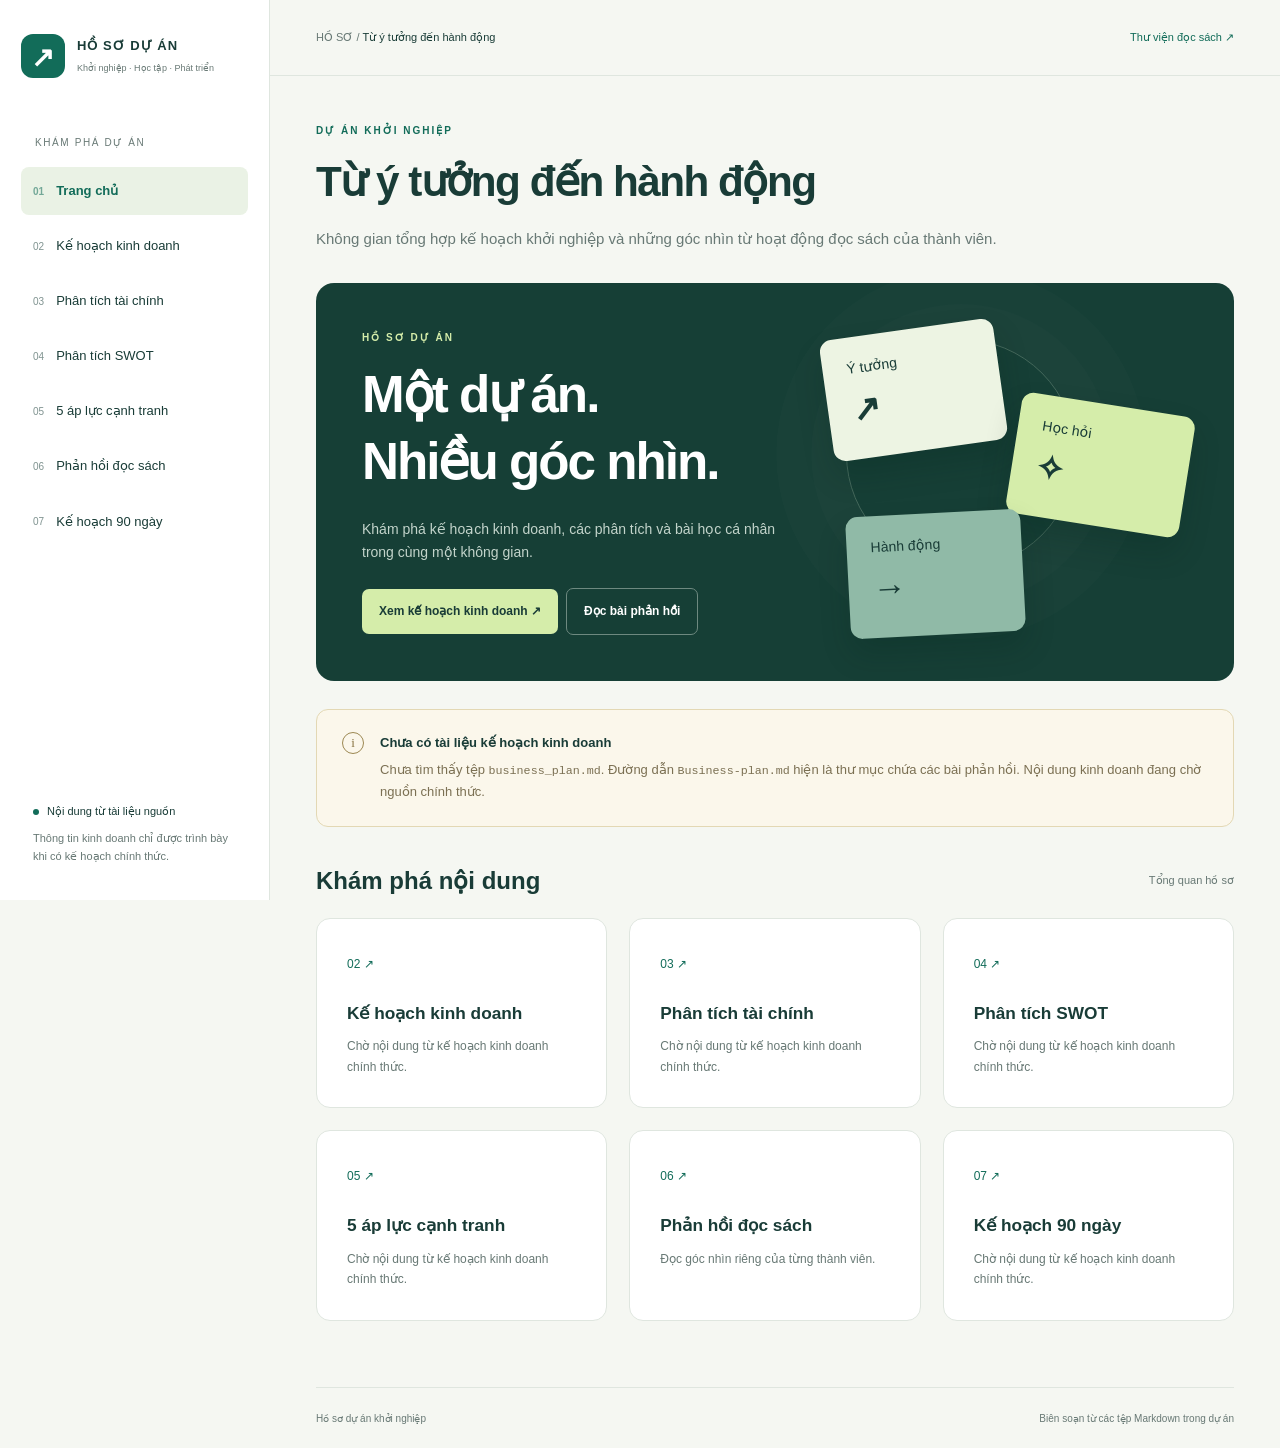
<file: index.html>
<!doctype html>
<html lang="vi"><head><meta charset="utf-8"><meta name="viewport" content="width=device-width,initial-scale=1"><meta name="description" content="Không gian tổng hợp kế hoạch khởi nghiệp và những góc nhìn từ hoạt động đọc sách của thành viên."><title>Từ ý tưởng đến hành động | Hồ sơ dự án</title><link rel="stylesheet" href="style.css"></head><body><a class="skip" href="#main">Đến nội dung</a><aside class="sidebar"><a class="brand" href="index.html"><span class="brand-icon">↗</span><span>HỒ SƠ DỰ ÁN<small>Khởi nghiệp · Học tập · Phát triển</small></span></a><div class="nav-label">KHÁM PHÁ DỰ ÁN</div><nav aria-label="Điều hướng chính"><a href="index.html" aria-current="page"><span class="nav-number">01</span>Trang chủ</a><a href="business-plan.html" ><span class="nav-number">02</span>Kế hoạch kinh doanh</a><a href="financial-analysis.html" ><span class="nav-number">03</span>Phân tích tài chính</a><a href="swot.html" ><span class="nav-number">04</span>Phân tích SWOT</a><a href="five-forces.html" ><span class="nav-number">05</span>5 áp lực cạnh tranh</a><a href="reflections.html" ><span class="nav-number">06</span>Phản hồi đọc sách</a><a href="action-plan.html" ><span class="nav-number">07</span>Kế hoạch 90 ngày</a></nav><div class="sidebar-note"><span class="dot"></span> Nội dung từ tài liệu nguồn<p>Thông tin kinh doanh chỉ được trình bày khi có kế hoạch chính thức.</p></div></aside><div class="workspace"><header class="topbar"><span>HỒ SƠ / <strong>Từ ý tưởng đến hành động</strong></span><a href="reflections.html">Thư viện đọc sách ↗</a></header><main id="main"><div class="page-heading"><span class="eyebrow">DỰ ÁN KHỞI NGHIỆP</span><h1>Từ ý tưởng đến hành động</h1><p>Không gian tổng hợp kế hoạch khởi nghiệp và những góc nhìn từ hoạt động đọc sách của thành viên.</p></div><section class="hero"><div><span class="eyebrow">HỒ SƠ DỰ ÁN</span><h2>Một dự án.<br>Nhiều góc nhìn.</h2><p>Khám phá kế hoạch kinh doanh, các phân tích và bài học cá nhân trong cùng một không gian.</p><a class="button" href="business-plan.html">Xem kế hoạch kinh doanh ↗</a><a class="button secondary" href="reflections.html">Đọc bài phản hồi</a></div><div class="hero-art" aria-hidden="true"><div class="orbit"></div><div class="art-tile tile-one">Ý tưởng <b>↗</b></div><div class="art-tile tile-two">Học hỏi <b>✧</b></div><div class="art-tile tile-three">Hành động <b>→</b></div></div></section><div class="notice"><span class="notice-icon">i</span><div><strong>Chưa có tài liệu kế hoạch kinh doanh</strong><p>Chưa tìm thấy tệp <code>business_plan.md</code>. Đường dẫn <code>Business-plan.md</code> hiện là thư mục chứa các bài phản hồi. Nội dung kinh doanh đang chờ nguồn chính thức.</p></div></div><div class="section-title"><h2>Khám phá nội dung</h2><span>Tổng quan hồ sơ</span></div><div class="grid three"><a class="card destination" href="business-plan.html"><span class="card-index">02 ↗</span><h3>Kế hoạch kinh doanh</h3><p>Chờ nội dung từ kế hoạch kinh doanh chính thức.</p></a><a class="card destination" href="financial-analysis.html"><span class="card-index">03 ↗</span><h3>Phân tích tài chính</h3><p>Chờ nội dung từ kế hoạch kinh doanh chính thức.</p></a><a class="card destination" href="swot.html"><span class="card-index">04 ↗</span><h3>Phân tích SWOT</h3><p>Chờ nội dung từ kế hoạch kinh doanh chính thức.</p></a><a class="card destination" href="five-forces.html"><span class="card-index">05 ↗</span><h3>5 áp lực cạnh tranh</h3><p>Chờ nội dung từ kế hoạch kinh doanh chính thức.</p></a><a class="card destination" href="reflections.html"><span class="card-index">06 ↗</span><h3>Phản hồi đọc sách</h3><p>Đọc góc nhìn riêng của từng thành viên.</p></a><a class="card destination" href="action-plan.html"><span class="card-index">07 ↗</span><h3>Kế hoạch 90 ngày</h3><p>Chờ nội dung từ kế hoạch kinh doanh chính thức.</p></a></div></main><footer>Hồ sơ dự án khởi nghiệp <span>Biên soạn từ các tệp Markdown trong dự án</span></footer></div></body></html>
</file>
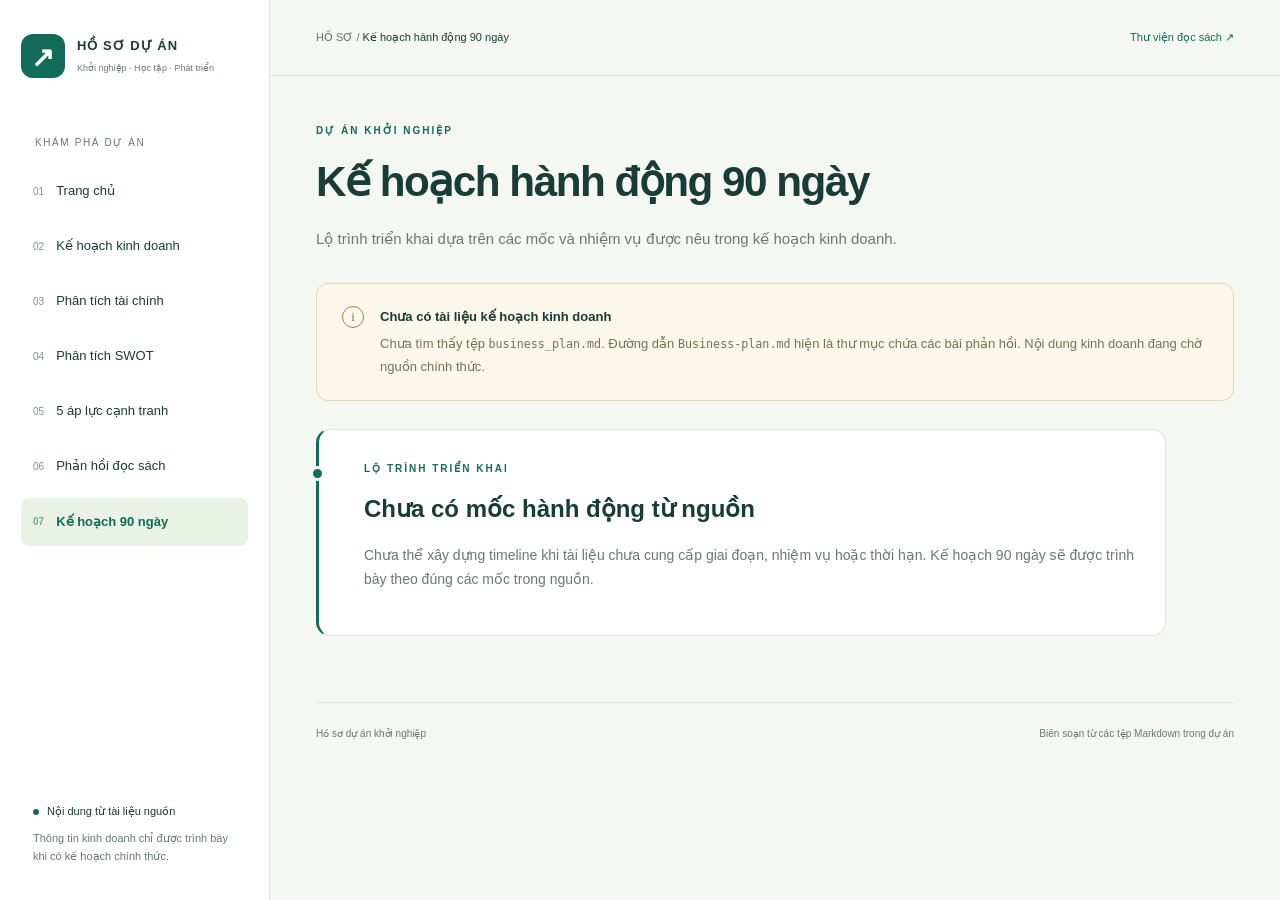
<file: action-plan.html>
<!doctype html>
<html lang="vi"><head><meta charset="utf-8"><meta name="viewport" content="width=device-width,initial-scale=1"><meta name="description" content="Lộ trình triển khai dựa trên các mốc và nhiệm vụ được nêu trong kế hoạch kinh doanh."><title>Kế hoạch hành động 90 ngày | Hồ sơ dự án</title><link rel="stylesheet" href="style.css"></head><body><a class="skip" href="#main">Đến nội dung</a><aside class="sidebar"><a class="brand" href="index.html"><span class="brand-icon">↗</span><span>HỒ SƠ DỰ ÁN<small>Khởi nghiệp · Học tập · Phát triển</small></span></a><div class="nav-label">KHÁM PHÁ DỰ ÁN</div><nav aria-label="Điều hướng chính"><a href="index.html" ><span class="nav-number">01</span>Trang chủ</a><a href="business-plan.html" ><span class="nav-number">02</span>Kế hoạch kinh doanh</a><a href="financial-analysis.html" ><span class="nav-number">03</span>Phân tích tài chính</a><a href="swot.html" ><span class="nav-number">04</span>Phân tích SWOT</a><a href="five-forces.html" ><span class="nav-number">05</span>5 áp lực cạnh tranh</a><a href="reflections.html" ><span class="nav-number">06</span>Phản hồi đọc sách</a><a href="action-plan.html" aria-current="page"><span class="nav-number">07</span>Kế hoạch 90 ngày</a></nav><div class="sidebar-note"><span class="dot"></span> Nội dung từ tài liệu nguồn<p>Thông tin kinh doanh chỉ được trình bày khi có kế hoạch chính thức.</p></div></aside><div class="workspace"><header class="topbar"><span>HỒ SƠ / <strong>Kế hoạch hành động 90 ngày</strong></span><a href="reflections.html">Thư viện đọc sách ↗</a></header><main id="main"><div class="page-heading"><span class="eyebrow">DỰ ÁN KHỞI NGHIỆP</span><h1>Kế hoạch hành động 90 ngày</h1><p>Lộ trình triển khai dựa trên các mốc và nhiệm vụ được nêu trong kế hoạch kinh doanh.</p></div><div class="notice"><span class="notice-icon">i</span><div><strong>Chưa có tài liệu kế hoạch kinh doanh</strong><p>Chưa tìm thấy tệp <code>business_plan.md</code>. Đường dẫn <code>Business-plan.md</code> hiện là thư mục chứa các bài phản hồi. Nội dung kinh doanh đang chờ nguồn chính thức.</p></div></div><section class="card timeline-empty"><span class="timeline-dot"></span><span class="eyebrow">LỘ TRÌNH TRIỂN KHAI</span><h2>Chưa có mốc hành động từ nguồn</h2><p>Chưa thể xây dựng timeline khi tài liệu chưa cung cấp giai đoạn, nhiệm vụ hoặc thời hạn. Kế hoạch 90 ngày sẽ được trình bày theo đúng các mốc trong nguồn.</p></section></main><footer>Hồ sơ dự án khởi nghiệp <span>Biên soạn từ các tệp Markdown trong dự án</span></footer></div></body></html>
</file>
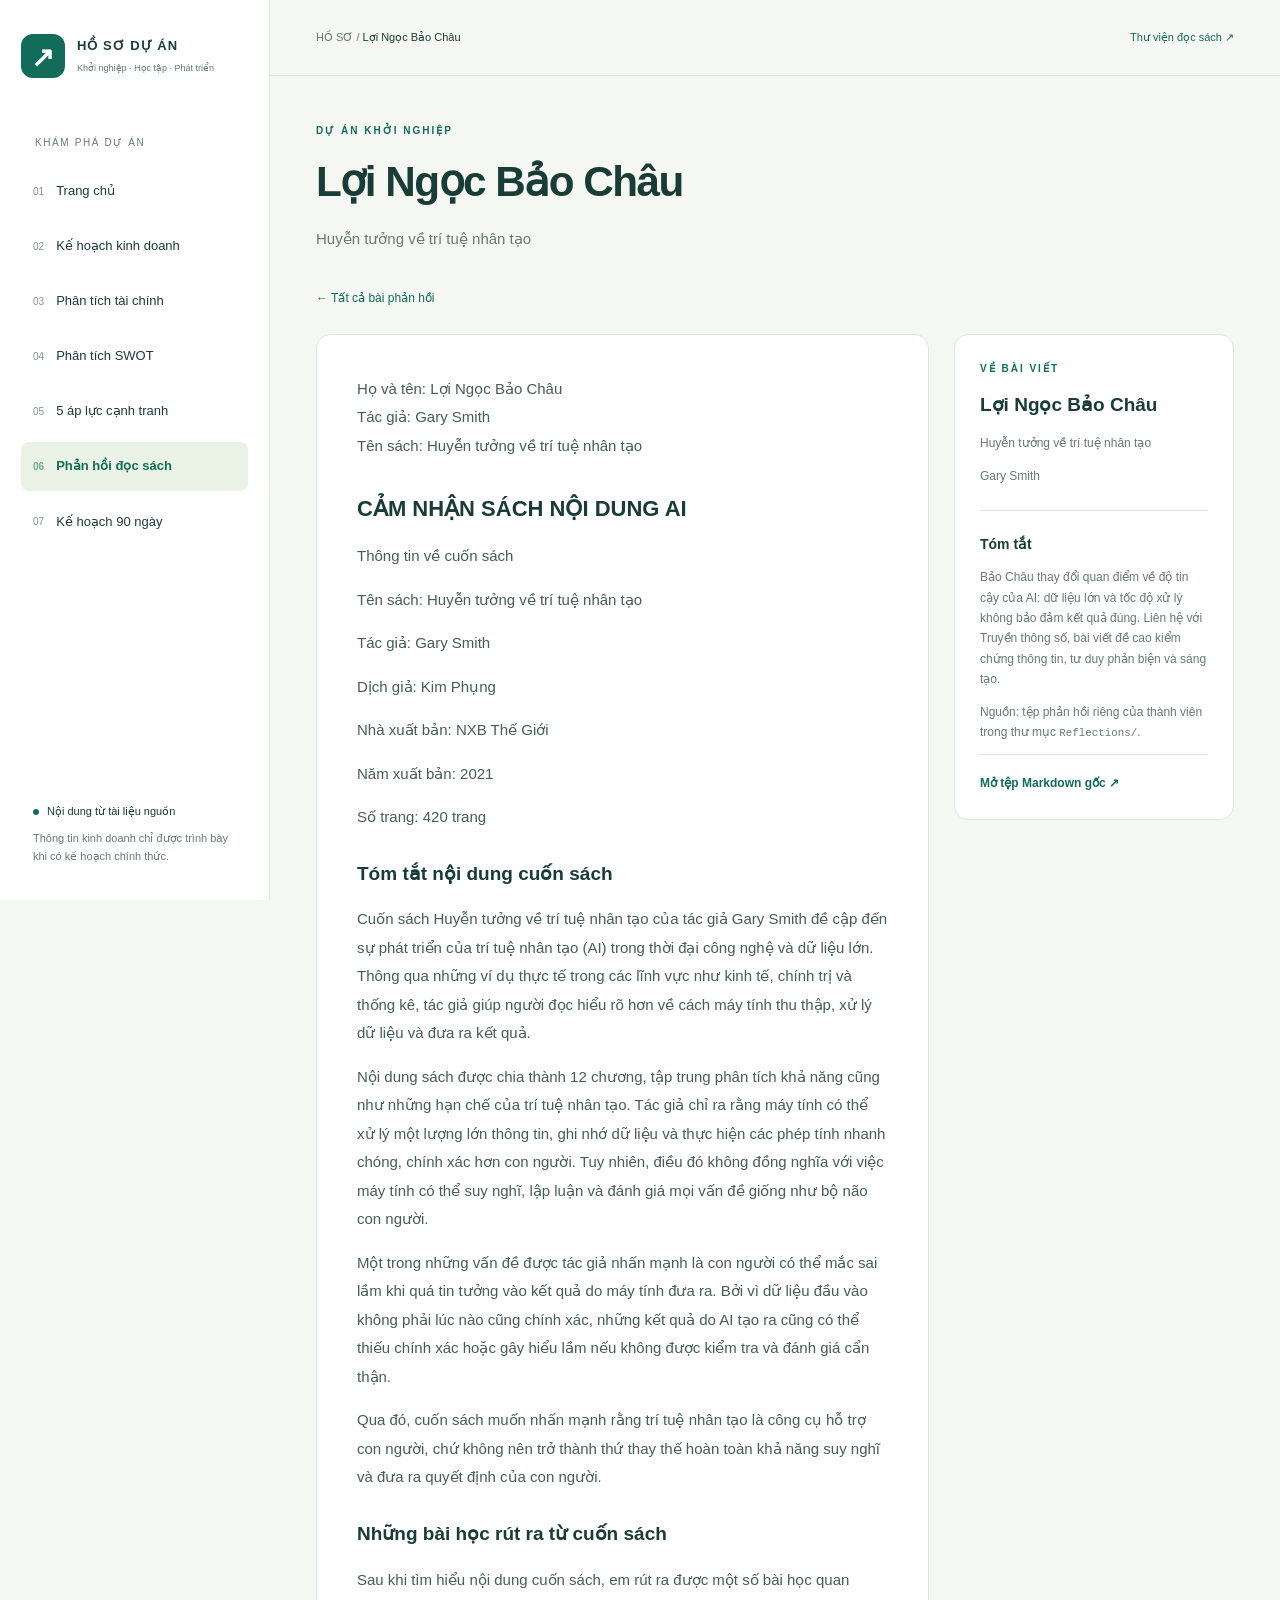
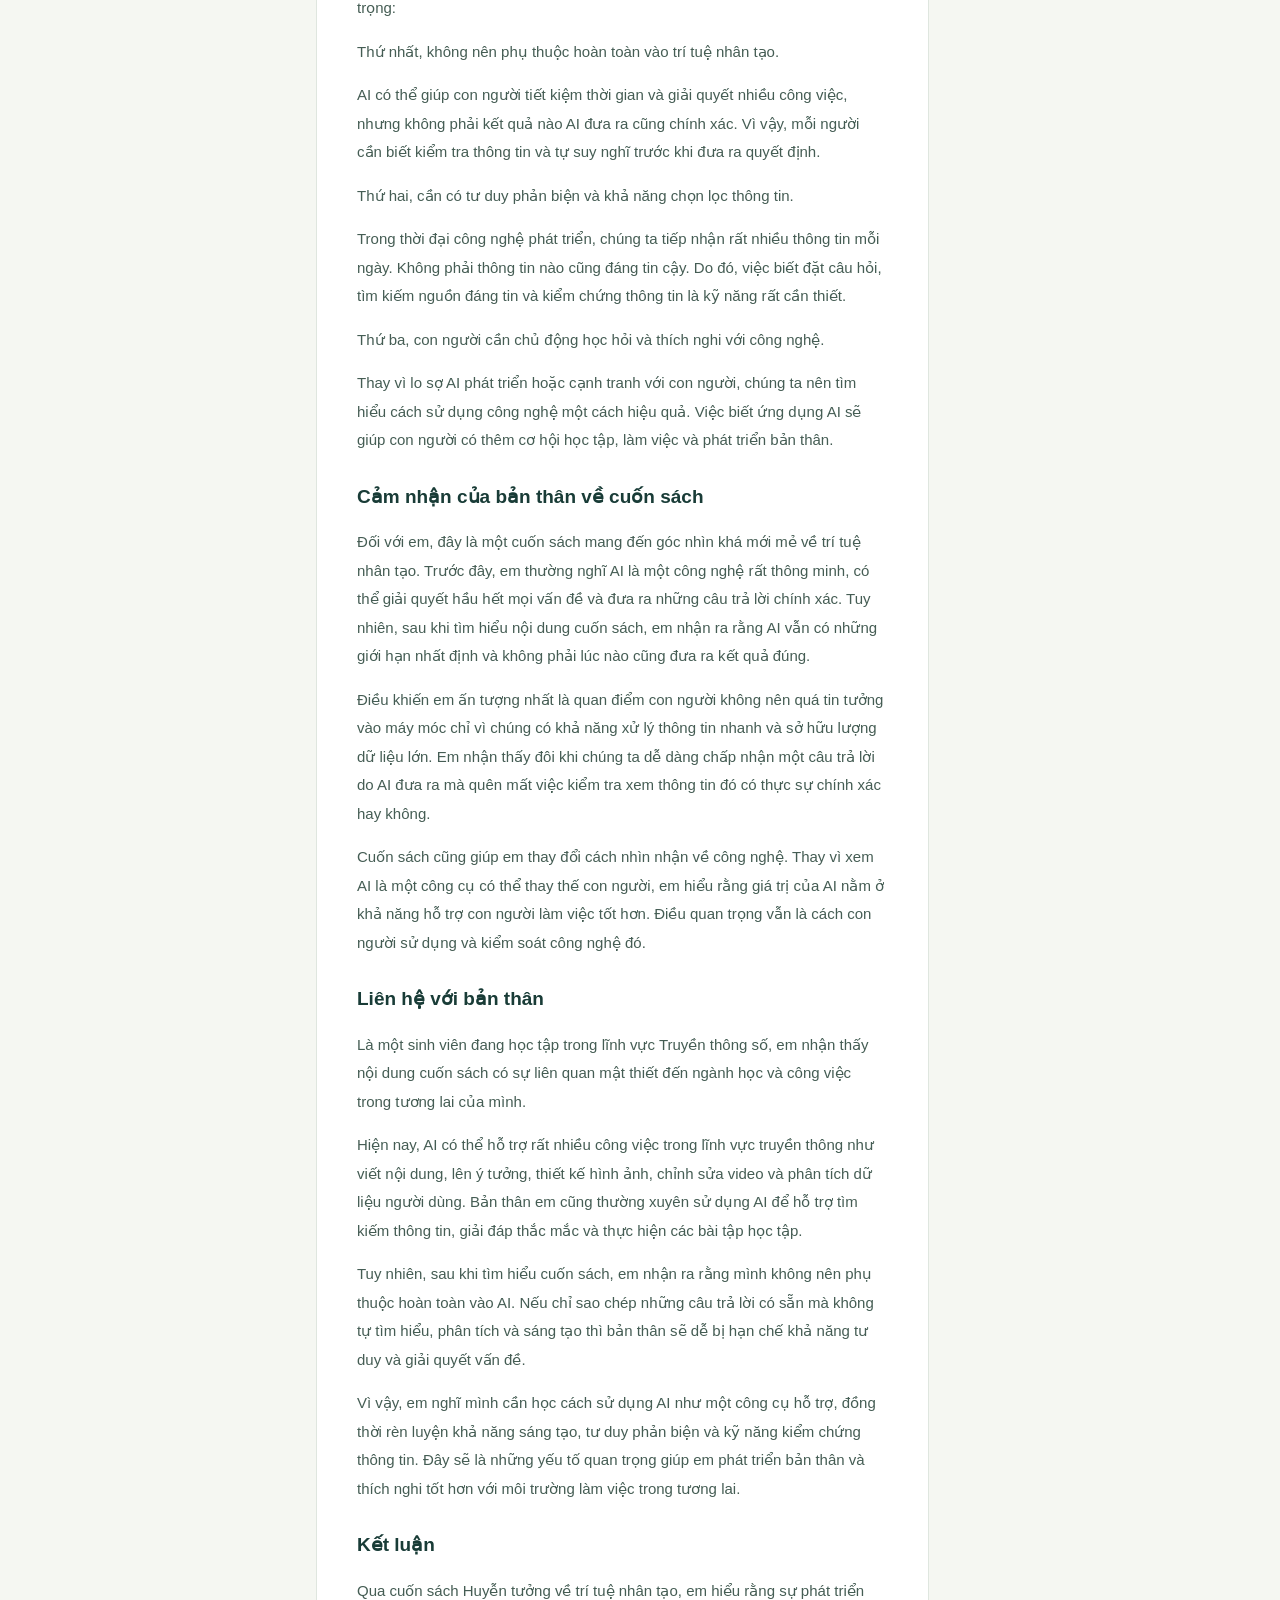
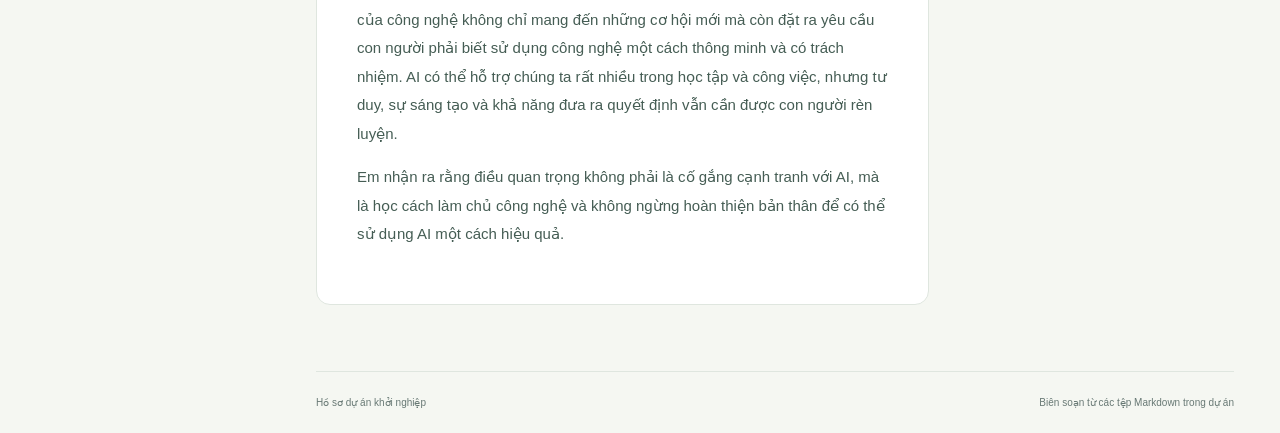
<file: bao-chau.html>
<!doctype html>
<html lang="vi"><head><meta charset="utf-8"><meta name="viewport" content="width=device-width,initial-scale=1"><meta name="description" content="Huyễn tưởng về trí tuệ nhân tạo"><title>Lợi Ngọc Bảo Châu | Hồ sơ dự án</title><link rel="stylesheet" href="style.css"></head><body><a class="skip" href="#main">Đến nội dung</a><aside class="sidebar"><a class="brand" href="index.html"><span class="brand-icon">↗</span><span>HỒ SƠ DỰ ÁN<small>Khởi nghiệp · Học tập · Phát triển</small></span></a><div class="nav-label">KHÁM PHÁ DỰ ÁN</div><nav aria-label="Điều hướng chính"><a href="index.html" ><span class="nav-number">01</span>Trang chủ</a><a href="business-plan.html" ><span class="nav-number">02</span>Kế hoạch kinh doanh</a><a href="financial-analysis.html" ><span class="nav-number">03</span>Phân tích tài chính</a><a href="swot.html" ><span class="nav-number">04</span>Phân tích SWOT</a><a href="five-forces.html" ><span class="nav-number">05</span>5 áp lực cạnh tranh</a><a href="reflections.html" aria-current="page"><span class="nav-number">06</span>Phản hồi đọc sách</a><a href="action-plan.html" ><span class="nav-number">07</span>Kế hoạch 90 ngày</a></nav><div class="sidebar-note"><span class="dot"></span> Nội dung từ tài liệu nguồn<p>Thông tin kinh doanh chỉ được trình bày khi có kế hoạch chính thức.</p></div></aside><div class="workspace"><header class="topbar"><span>HỒ SƠ / <strong>Lợi Ngọc Bảo Châu</strong></span><a href="reflections.html">Thư viện đọc sách ↗</a></header><main id="main"><div class="page-heading"><span class="eyebrow">DỰ ÁN KHỞI NGHIỆP</span><h1>Lợi Ngọc Bảo Châu</h1><p>Huyễn tưởng về trí tuệ nhân tạo</p></div><a class="back-link" href="reflections.html">← Tất cả bài phản hồi</a><div class="article-layout"><article class="card prose">
<p>Họ và tên: Lợi Ngọc Bảo Châu<br>Tác giả: Gary Smith<br>Tên sách: Huyễn tưởng về trí tuệ nhân tạo</p>
<h2><strong>CẢM NHẬN SÁCH NỘI DUNG AI</strong></h2>
<p>Thông tin về cuốn sách</p>
<p>Tên sách: Huyễn tưởng về trí tuệ nhân tạo</p>
<p>Tác giả: Gary Smith</p>
<p>Dịch giả: Kim Phụng</p>
<p>Nhà xuất bản: NXB Thế Giới</p>
<p>Năm xuất bản: 2021</p>
<p>Số trang: 420 trang</p>
<h3>Tóm tắt nội dung cuốn sách</h3>
<p>Cuốn sách Huyễn tưởng về trí tuệ nhân tạo của tác giả Gary Smith đề cập đến sự phát triển của trí tuệ nhân tạo (AI) trong thời đại công nghệ và dữ liệu lớn. Thông qua những ví dụ thực tế trong các lĩnh vực như kinh tế, chính trị và thống kê, tác giả giúp người đọc hiểu rõ hơn về cách máy tính thu thập, xử lý dữ liệu và đưa ra kết quả.</p>
<p>Nội dung sách được chia thành 12 chương, tập trung phân tích khả năng cũng như những hạn chế của trí tuệ nhân tạo. Tác giả chỉ ra rằng máy tính có thể xử lý một lượng lớn thông tin, ghi nhớ dữ liệu và thực hiện các phép tính nhanh chóng, chính xác hơn con người. Tuy nhiên, điều đó không đồng nghĩa với việc máy tính có thể suy nghĩ, lập luận và đánh giá mọi vấn đề giống như bộ não con người.</p>
<p>Một trong những vấn đề được tác giả nhấn mạnh là con người có thể mắc sai lầm khi quá tin tưởng vào kết quả do máy tính đưa ra. Bởi vì dữ liệu đầu vào không phải lúc nào cũng chính xác, những kết quả do AI tạo ra cũng có thể thiếu chính xác hoặc gây hiểu lầm nếu không được kiểm tra và đánh giá cẩn thận.</p>
<p>Qua đó, cuốn sách muốn nhấn mạnh rằng trí tuệ nhân tạo là công cụ hỗ trợ con người, chứ không nên trở thành thứ thay thế hoàn toàn khả năng suy nghĩ và đưa ra quyết định của con người.</p>
<h3>Những bài học rút ra từ cuốn sách</h3>
<p>Sau khi tìm hiểu nội dung cuốn sách, em rút ra được một số bài học quan trọng:</p>
<p>Thứ nhất, không nên phụ thuộc hoàn toàn vào trí tuệ nhân tạo.</p>
<p>AI có thể giúp con người tiết kiệm thời gian và giải quyết nhiều công việc, nhưng không phải kết quả nào AI đưa ra cũng chính xác. Vì vậy, mỗi người cần biết kiểm tra thông tin và tự suy nghĩ trước khi đưa ra quyết định.</p>
<p>Thứ hai, cần có tư duy phản biện và khả năng chọn lọc thông tin.</p>
<p>Trong thời đại công nghệ phát triển, chúng ta tiếp nhận rất nhiều thông tin mỗi ngày. Không phải thông tin nào cũng đáng tin cậy. Do đó, việc biết đặt câu hỏi, tìm kiếm nguồn đáng tin và kiểm chứng thông tin là kỹ năng rất cần thiết.</p>
<p>Thứ ba, con người cần chủ động học hỏi và thích nghi với công nghệ.</p>
<p>Thay vì lo sợ AI phát triển hoặc cạnh tranh với con người, chúng ta nên tìm hiểu cách sử dụng công nghệ một cách hiệu quả. Việc biết ứng dụng AI sẽ giúp con người có thêm cơ hội học tập, làm việc và phát triển bản thân.</p>
<h3>Cảm nhận của bản thân về cuốn sách</h3>
<p>Đối với em, đây là một cuốn sách mang đến góc nhìn khá mới mẻ về trí tuệ nhân tạo. Trước đây, em thường nghĩ AI là một công nghệ rất thông minh, có thể giải quyết hầu hết mọi vấn đề và đưa ra những câu trả lời chính xác. Tuy nhiên, sau khi tìm hiểu nội dung cuốn sách, em nhận ra rằng AI vẫn có những giới hạn nhất định và không phải lúc nào cũng đưa ra kết quả đúng.</p>
<p>Điều khiến em ấn tượng nhất là quan điểm con người không nên quá tin tưởng vào máy móc chỉ vì chúng có khả năng xử lý thông tin nhanh và sở hữu lượng dữ liệu lớn. Em nhận thấy đôi khi chúng ta dễ dàng chấp nhận một câu trả lời do AI đưa ra mà quên mất việc kiểm tra xem thông tin đó có thực sự chính xác hay không.</p>
<p>Cuốn sách cũng giúp em thay đổi cách nhìn nhận về công nghệ. Thay vì xem AI là một công cụ có thể thay thế con người, em hiểu rằng giá trị của AI nằm ở khả năng hỗ trợ con người làm việc tốt hơn. Điều quan trọng vẫn là cách con người sử dụng và kiểm soát công nghệ đó.</p>
<h3>Liên hệ với bản thân</h3>
<p>Là một sinh viên đang học tập trong lĩnh vực Truyền thông số, em nhận thấy nội dung cuốn sách có sự liên quan mật thiết đến ngành học và công việc trong tương lai của mình.</p>
<p>Hiện nay, AI có thể hỗ trợ rất nhiều công việc trong lĩnh vực truyền thông như viết nội dung, lên ý tưởng, thiết kế hình ảnh, chỉnh sửa video và phân tích dữ liệu người dùng. Bản thân em cũng thường xuyên sử dụng AI để hỗ trợ tìm kiếm thông tin, giải đáp thắc mắc và thực hiện các bài tập học tập.</p>
<p>Tuy nhiên, sau khi tìm hiểu cuốn sách, em nhận ra rằng mình không nên phụ thuộc hoàn toàn vào AI. Nếu chỉ sao chép những câu trả lời có sẵn mà không tự tìm hiểu, phân tích và sáng tạo thì bản thân sẽ dễ bị hạn chế khả năng tư duy và giải quyết vấn đề.</p>
<p>Vì vậy, em nghĩ mình cần học cách sử dụng AI như một công cụ hỗ trợ, đồng thời rèn luyện khả năng sáng tạo, tư duy phản biện và kỹ năng kiểm chứng thông tin. Đây sẽ là những yếu tố quan trọng giúp em phát triển bản thân và thích nghi tốt hơn với môi trường làm việc trong tương lai.</p>
<h3>Kết luận</h3>
<p>Qua cuốn sách Huyễn tưởng về trí tuệ nhân tạo, em hiểu rằng sự phát triển của công nghệ không chỉ mang đến những cơ hội mới mà còn đặt ra yêu cầu con người phải biết sử dụng công nghệ một cách thông minh và có trách nhiệm. AI có thể hỗ trợ chúng ta rất nhiều trong học tập và công việc, nhưng tư duy, sự sáng tạo và khả năng đưa ra quyết định vẫn cần được con người rèn luyện.</p>
<p>Em nhận ra rằng điều quan trọng không phải là cố gắng cạnh tranh với AI, mà là học cách làm chủ công nghệ và không ngừng hoàn thiện bản thân để có thể sử dụng AI một cách hiệu quả.</p></article><aside class="article-aside card"><span class="eyebrow">VỀ BÀI VIẾT</span><h2>Lợi Ngọc Bảo Châu</h2><p>Huyễn tưởng về trí tuệ nhân tạo</p><p class="muted">Gary Smith</p><hr><h3>Tóm tắt</h3><p>Bảo Châu thay đổi quan điểm về độ tin cậy của AI: dữ liệu lớn và tốc độ xử lý không bảo đảm kết quả đúng. Liên hệ với Truyền thông số, bài viết đề cao kiểm chứng thông tin, tư duy phản biện và sáng tạo.</p><p class="source-label">Nguồn: tệp phản hồi riêng của thành viên trong thư mục <code>Reflections/</code>.</p><a class="text-link" href="Reflections/24040040%20L%E1%BB%A3i%20Ng%E1%BB%8Dc%20B%E1%BA%A3o%20Ch%C3%A2u.md">Mở tệp Markdown gốc ↗</a></aside></div></main><footer>Hồ sơ dự án khởi nghiệp <span>Biên soạn từ các tệp Markdown trong dự án</span></footer></div></body></html>
</file>
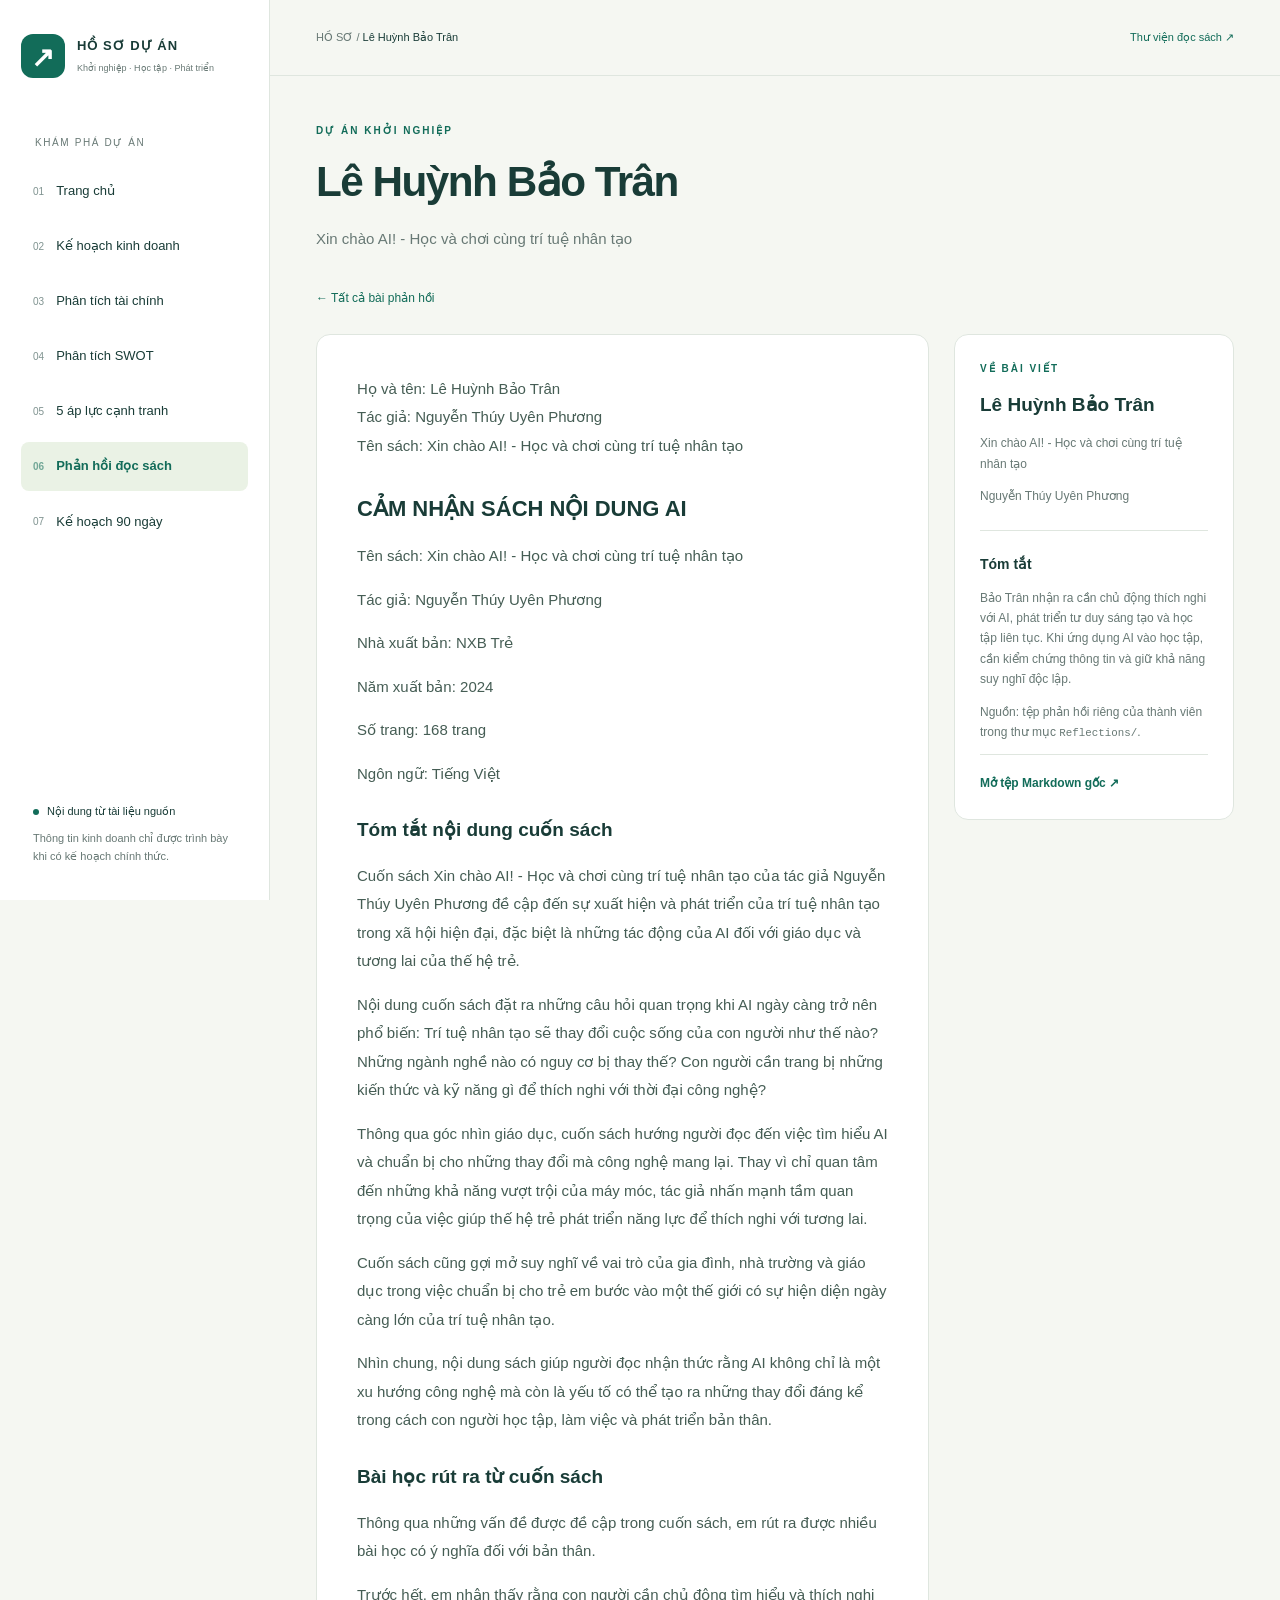
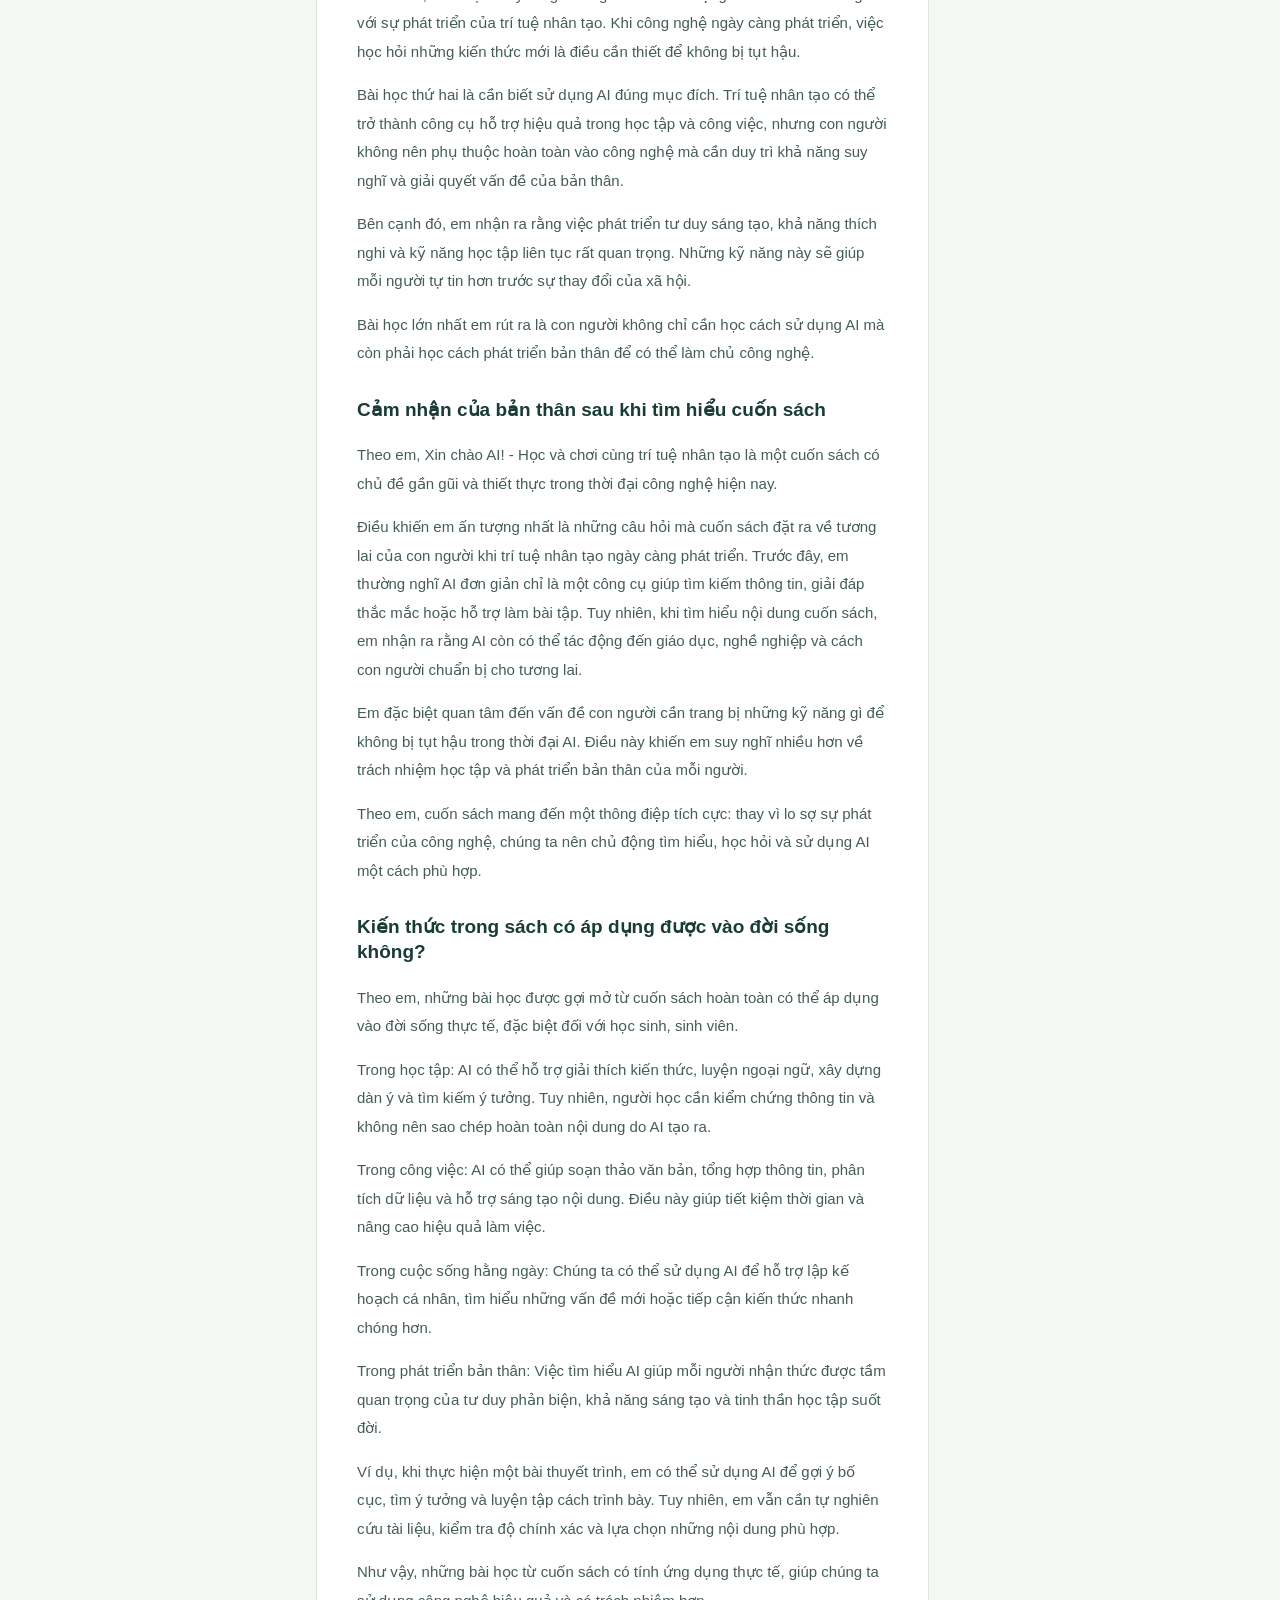
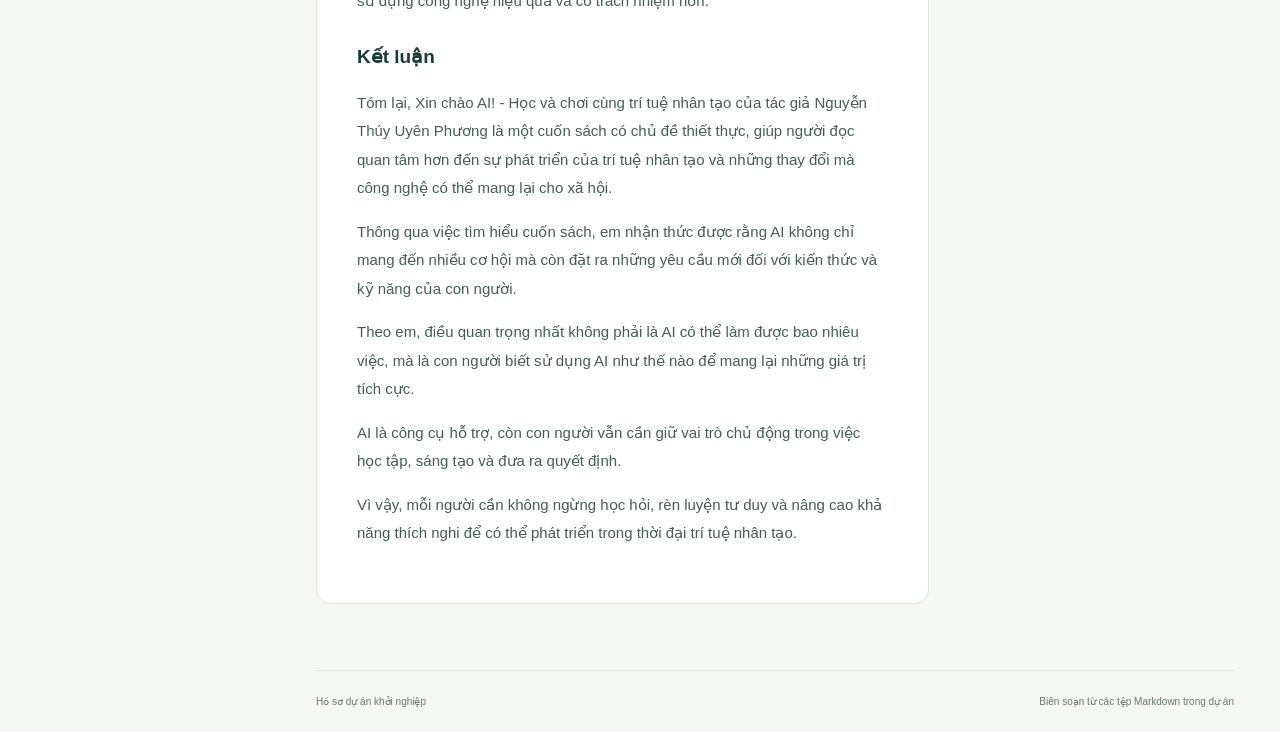
<file: bao-tran.html>
<!doctype html>
<html lang="vi"><head><meta charset="utf-8"><meta name="viewport" content="width=device-width,initial-scale=1"><meta name="description" content="Xin chào AI! - Học và chơi cùng trí tuệ nhân tạo"><title>Lê Huỳnh Bảo Trân | Hồ sơ dự án</title><link rel="stylesheet" href="style.css"></head><body><a class="skip" href="#main">Đến nội dung</a><aside class="sidebar"><a class="brand" href="index.html"><span class="brand-icon">↗</span><span>HỒ SƠ DỰ ÁN<small>Khởi nghiệp · Học tập · Phát triển</small></span></a><div class="nav-label">KHÁM PHÁ DỰ ÁN</div><nav aria-label="Điều hướng chính"><a href="index.html" ><span class="nav-number">01</span>Trang chủ</a><a href="business-plan.html" ><span class="nav-number">02</span>Kế hoạch kinh doanh</a><a href="financial-analysis.html" ><span class="nav-number">03</span>Phân tích tài chính</a><a href="swot.html" ><span class="nav-number">04</span>Phân tích SWOT</a><a href="five-forces.html" ><span class="nav-number">05</span>5 áp lực cạnh tranh</a><a href="reflections.html" aria-current="page"><span class="nav-number">06</span>Phản hồi đọc sách</a><a href="action-plan.html" ><span class="nav-number">07</span>Kế hoạch 90 ngày</a></nav><div class="sidebar-note"><span class="dot"></span> Nội dung từ tài liệu nguồn<p>Thông tin kinh doanh chỉ được trình bày khi có kế hoạch chính thức.</p></div></aside><div class="workspace"><header class="topbar"><span>HỒ SƠ / <strong>Lê Huỳnh Bảo Trân</strong></span><a href="reflections.html">Thư viện đọc sách ↗</a></header><main id="main"><div class="page-heading"><span class="eyebrow">DỰ ÁN KHỞI NGHIỆP</span><h1>Lê Huỳnh Bảo Trân</h1><p>Xin chào AI! - Học và chơi cùng trí tuệ nhân tạo</p></div><a class="back-link" href="reflections.html">← Tất cả bài phản hồi</a><div class="article-layout"><article class="card prose">
<p>Họ và tên: Lê Huỳnh Bảo Trân<br>Tác giả: Nguyễn Thúy Uyên Phương<br>Tên sách: Xin chào AI! - Học và chơi cùng trí tuệ nhân tạo</p>
<h2>CẢM NHẬN SÁCH NỘI DUNG AI</h2>
<p>Tên sách: Xin chào AI! - Học và chơi cùng trí tuệ nhân tạo</p>
<p>Tác giả: Nguyễn Thúy Uyên Phương</p>
<p>Nhà xuất bản: NXB Trẻ</p>
<p>Năm xuất bản: 2024</p>
<p>Số trang: 168 trang</p>
<p>Ngôn ngữ: Tiếng Việt</p>
<h3>Tóm tắt nội dung cuốn sách</h3>
<p>Cuốn sách Xin chào AI! - Học và chơi cùng trí tuệ nhân tạo của tác giả Nguyễn Thúy Uyên Phương đề cập đến sự xuất hiện và phát triển của trí tuệ nhân tạo trong xã hội hiện đại, đặc biệt là những tác động của AI đối với giáo dục và tương lai của thế hệ trẻ.</p>
<p>Nội dung cuốn sách đặt ra những câu hỏi quan trọng khi AI ngày càng trở nên phổ biến: Trí tuệ nhân tạo sẽ thay đổi cuộc sống của con người như thế nào? Những ngành nghề nào có nguy cơ bị thay thế? Con người cần trang bị những kiến thức và kỹ năng gì để thích nghi với thời đại công nghệ?</p>
<p>Thông qua góc nhìn giáo dục, cuốn sách hướng người đọc đến việc tìm hiểu AI và chuẩn bị cho những thay đổi mà công nghệ mang lại. Thay vì chỉ quan tâm đến những khả năng vượt trội của máy móc, tác giả nhấn mạnh tầm quan trọng của việc giúp thế hệ trẻ phát triển năng lực để thích nghi với tương lai.</p>
<p>Cuốn sách cũng gợi mở suy nghĩ về vai trò của gia đình, nhà trường và giáo dục trong việc chuẩn bị cho trẻ em bước vào một thế giới có sự hiện diện ngày càng lớn của trí tuệ nhân tạo.</p>
<p>Nhìn chung, nội dung sách giúp người đọc nhận thức rằng AI không chỉ là một xu hướng công nghệ mà còn là yếu tố có thể tạo ra những thay đổi đáng kể trong cách con người học tập, làm việc và phát triển bản thân.</p>
<h3>Bài học rút ra từ cuốn sách</h3>
<p>Thông qua những vấn đề được đề cập trong cuốn sách, em rút ra được nhiều bài học có ý nghĩa đối với bản thân.</p>
<p>Trước hết, em nhận thấy rằng con người cần chủ động tìm hiểu và thích nghi với sự phát triển của trí tuệ nhân tạo. Khi công nghệ ngày càng phát triển, việc học hỏi những kiến thức mới là điều cần thiết để không bị tụt hậu.</p>
<p>Bài học thứ hai là cần biết sử dụng AI đúng mục đích. Trí tuệ nhân tạo có thể trở thành công cụ hỗ trợ hiệu quả trong học tập và công việc, nhưng con người không nên phụ thuộc hoàn toàn vào công nghệ mà cần duy trì khả năng suy nghĩ và giải quyết vấn đề của bản thân.</p>
<p>Bên cạnh đó, em nhận ra rằng việc phát triển tư duy sáng tạo, khả năng thích nghi và kỹ năng học tập liên tục rất quan trọng. Những kỹ năng này sẽ giúp mỗi người tự tin hơn trước sự thay đổi của xã hội.</p>
<p>Bài học lớn nhất em rút ra là con người không chỉ cần học cách sử dụng AI mà còn phải học cách phát triển bản thân để có thể làm chủ công nghệ.</p>
<h3>Cảm nhận của bản thân sau khi tìm hiểu cuốn sách</h3>
<p>Theo em, Xin chào AI! - Học và chơi cùng trí tuệ nhân tạo là một cuốn sách có chủ đề gần gũi và thiết thực trong thời đại công nghệ hiện nay.</p>
<p>Điều khiến em ấn tượng nhất là những câu hỏi mà cuốn sách đặt ra về tương lai của con người khi trí tuệ nhân tạo ngày càng phát triển. Trước đây, em thường nghĩ AI đơn giản chỉ là một công cụ giúp tìm kiếm thông tin, giải đáp thắc mắc hoặc hỗ trợ làm bài tập. Tuy nhiên, khi tìm hiểu nội dung cuốn sách, em nhận ra rằng AI còn có thể tác động đến giáo dục, nghề nghiệp và cách con người chuẩn bị cho tương lai.</p>
<p>Em đặc biệt quan tâm đến vấn đề con người cần trang bị những kỹ năng gì để không bị tụt hậu trong thời đại AI. Điều này khiến em suy nghĩ nhiều hơn về trách nhiệm học tập và phát triển bản thân của mỗi người.</p>
<p>Theo em, cuốn sách mang đến một thông điệp tích cực: thay vì lo sợ sự phát triển của công nghệ, chúng ta nên chủ động tìm hiểu, học hỏi và sử dụng AI một cách phù hợp.</p>
<h3>Kiến thức trong sách có áp dụng được vào đời sống không?</h3>
<p>Theo em, những bài học được gợi mở từ cuốn sách hoàn toàn có thể áp dụng vào đời sống thực tế, đặc biệt đối với học sinh, sinh viên.</p>
<p>Trong học tập: AI có thể hỗ trợ giải thích kiến thức, luyện ngoại ngữ, xây dựng dàn ý và tìm kiếm ý tưởng. Tuy nhiên, người học cần kiểm chứng thông tin và không nên sao chép hoàn toàn nội dung do AI tạo ra.</p>
<p>Trong công việc: AI có thể giúp soạn thảo văn bản, tổng hợp thông tin, phân tích dữ liệu và hỗ trợ sáng tạo nội dung. Điều này giúp tiết kiệm thời gian và nâng cao hiệu quả làm việc.</p>
<p>Trong cuộc sống hằng ngày: Chúng ta có thể sử dụng AI để hỗ trợ lập kế hoạch cá nhân, tìm hiểu những vấn đề mới hoặc tiếp cận kiến thức nhanh chóng hơn.</p>
<p>Trong phát triển bản thân: Việc tìm hiểu AI giúp mỗi người nhận thức được tầm quan trọng của tư duy phản biện, khả năng sáng tạo và tinh thần học tập suốt đời.</p>
<p>Ví dụ, khi thực hiện một bài thuyết trình, em có thể sử dụng AI để gợi ý bố cục, tìm ý tưởng và luyện tập cách trình bày. Tuy nhiên, em vẫn cần tự nghiên cứu tài liệu, kiểm tra độ chính xác và lựa chọn những nội dung phù hợp.</p>
<p>Như vậy, những bài học từ cuốn sách có tính ứng dụng thực tế, giúp chúng ta sử dụng công nghệ hiệu quả và có trách nhiệm hơn.</p>
<h3>Kết luận</h3>
<p>Tóm lại, Xin chào AI! - Học và chơi cùng trí tuệ nhân tạo của tác giả Nguyễn Thúy Uyên Phương là một cuốn sách có chủ đề thiết thực, giúp người đọc quan tâm hơn đến sự phát triển của trí tuệ nhân tạo và những thay đổi mà công nghệ có thể mang lại cho xã hội.</p>
<p>Thông qua việc tìm hiểu cuốn sách, em nhận thức được rằng AI không chỉ mang đến nhiều cơ hội mà còn đặt ra những yêu cầu mới đối với kiến thức và kỹ năng của con người.</p>
<p>Theo em, điều quan trọng nhất không phải là AI có thể làm được bao nhiêu việc, mà là con người biết sử dụng AI như thế nào để mang lại những giá trị tích cực.</p>
<p>AI là công cụ hỗ trợ, còn con người vẫn cần giữ vai trò chủ động trong việc học tập, sáng tạo và đưa ra quyết định.</p>
<p>Vì vậy, mỗi người cần không ngừng học hỏi, rèn luyện tư duy và nâng cao khả năng thích nghi để có thể phát triển trong thời đại trí tuệ nhân tạo.</p></article><aside class="article-aside card"><span class="eyebrow">VỀ BÀI VIẾT</span><h2>Lê Huỳnh Bảo Trân</h2><p>Xin chào AI! - Học và chơi cùng trí tuệ nhân tạo</p><p class="muted">Nguyễn Thúy Uyên Phương</p><hr><h3>Tóm tắt</h3><p>Bảo Trân nhận ra cần chủ động thích nghi với AI, phát triển tư duy sáng tạo và học tập liên tục. Khi ứng dụng AI vào học tập, cần kiểm chứng thông tin và giữ khả năng suy nghĩ độc lập.</p><p class="source-label">Nguồn: tệp phản hồi riêng của thành viên trong thư mục <code>Reflections/</code>.</p><a class="text-link" href="Reflections/24040008%20-%20L%C3%AA%20Hu%E1%BB%B3nh%20B%E1%BA%A3o%20Tr%C3%A2n.md">Mở tệp Markdown gốc ↗</a></aside></div></main><footer>Hồ sơ dự án khởi nghiệp <span>Biên soạn từ các tệp Markdown trong dự án</span></footer></div></body></html>
</file>
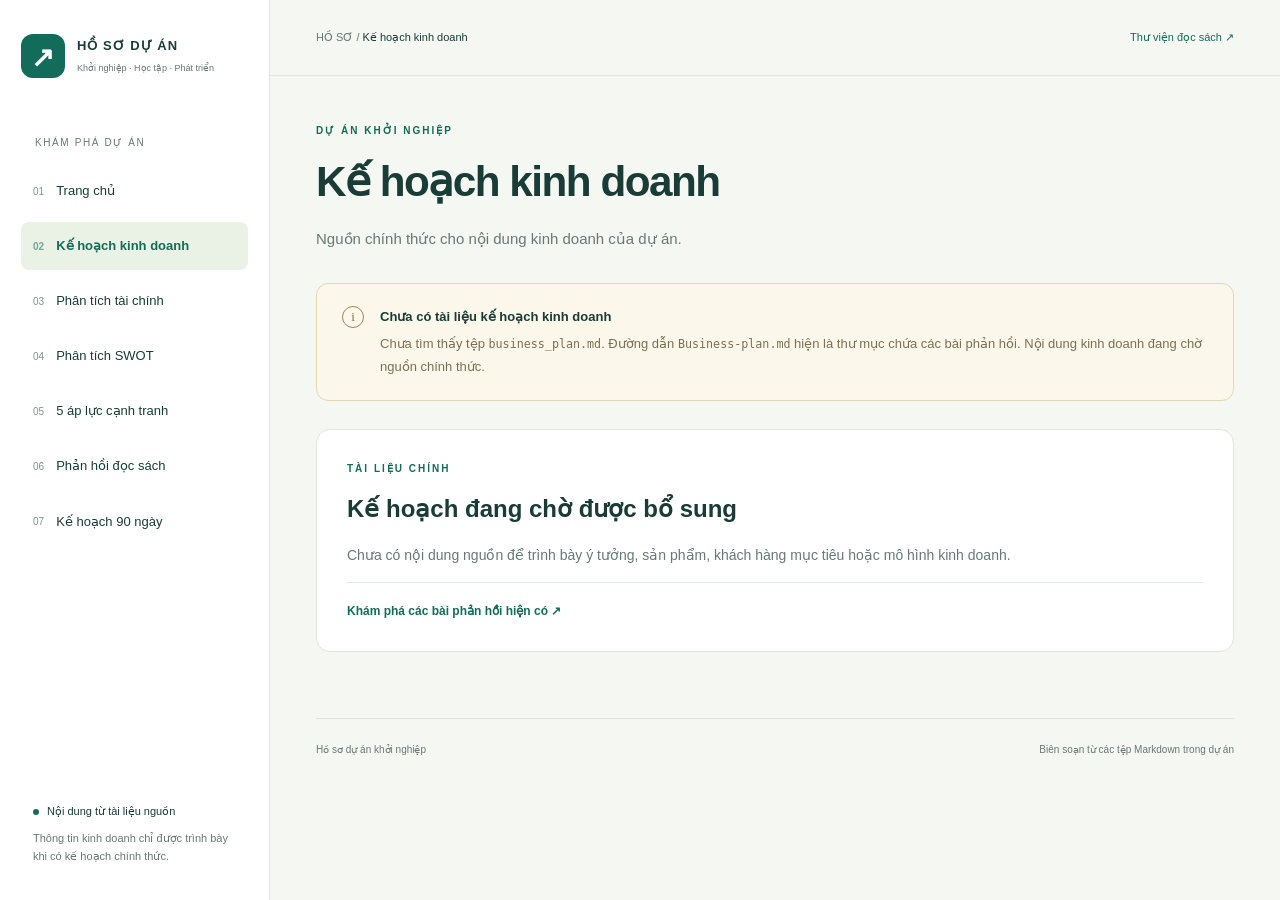
<file: business-plan.html>
<!doctype html>
<html lang="vi"><head><meta charset="utf-8"><meta name="viewport" content="width=device-width,initial-scale=1"><meta name="description" content="Nguồn chính thức cho nội dung kinh doanh của dự án."><title>Kế hoạch kinh doanh | Hồ sơ dự án</title><link rel="stylesheet" href="style.css"></head><body><a class="skip" href="#main">Đến nội dung</a><aside class="sidebar"><a class="brand" href="index.html"><span class="brand-icon">↗</span><span>HỒ SƠ DỰ ÁN<small>Khởi nghiệp · Học tập · Phát triển</small></span></a><div class="nav-label">KHÁM PHÁ DỰ ÁN</div><nav aria-label="Điều hướng chính"><a href="index.html" ><span class="nav-number">01</span>Trang chủ</a><a href="business-plan.html" aria-current="page"><span class="nav-number">02</span>Kế hoạch kinh doanh</a><a href="financial-analysis.html" ><span class="nav-number">03</span>Phân tích tài chính</a><a href="swot.html" ><span class="nav-number">04</span>Phân tích SWOT</a><a href="five-forces.html" ><span class="nav-number">05</span>5 áp lực cạnh tranh</a><a href="reflections.html" ><span class="nav-number">06</span>Phản hồi đọc sách</a><a href="action-plan.html" ><span class="nav-number">07</span>Kế hoạch 90 ngày</a></nav><div class="sidebar-note"><span class="dot"></span> Nội dung từ tài liệu nguồn<p>Thông tin kinh doanh chỉ được trình bày khi có kế hoạch chính thức.</p></div></aside><div class="workspace"><header class="topbar"><span>HỒ SƠ / <strong>Kế hoạch kinh doanh</strong></span><a href="reflections.html">Thư viện đọc sách ↗</a></header><main id="main"><div class="page-heading"><span class="eyebrow">DỰ ÁN KHỞI NGHIỆP</span><h1>Kế hoạch kinh doanh</h1><p>Nguồn chính thức cho nội dung kinh doanh của dự án.</p></div><div class="notice"><span class="notice-icon">i</span><div><strong>Chưa có tài liệu kế hoạch kinh doanh</strong><p>Chưa tìm thấy tệp <code>business_plan.md</code>. Đường dẫn <code>Business-plan.md</code> hiện là thư mục chứa các bài phản hồi. Nội dung kinh doanh đang chờ nguồn chính thức.</p></div></div><section class="card reading"><span class="eyebrow">TÀI LIỆU CHÍNH</span><h2>Kế hoạch đang chờ được bổ sung</h2><p>Chưa có nội dung nguồn để trình bày ý tưởng, sản phẩm, khách hàng mục tiêu hoặc mô hình kinh doanh.</p><a class="text-link" href="reflections.html">Khám phá các bài phản hồi hiện có ↗</a></section></main><footer>Hồ sơ dự án khởi nghiệp <span>Biên soạn từ các tệp Markdown trong dự án</span></footer></div></body></html>
</file>
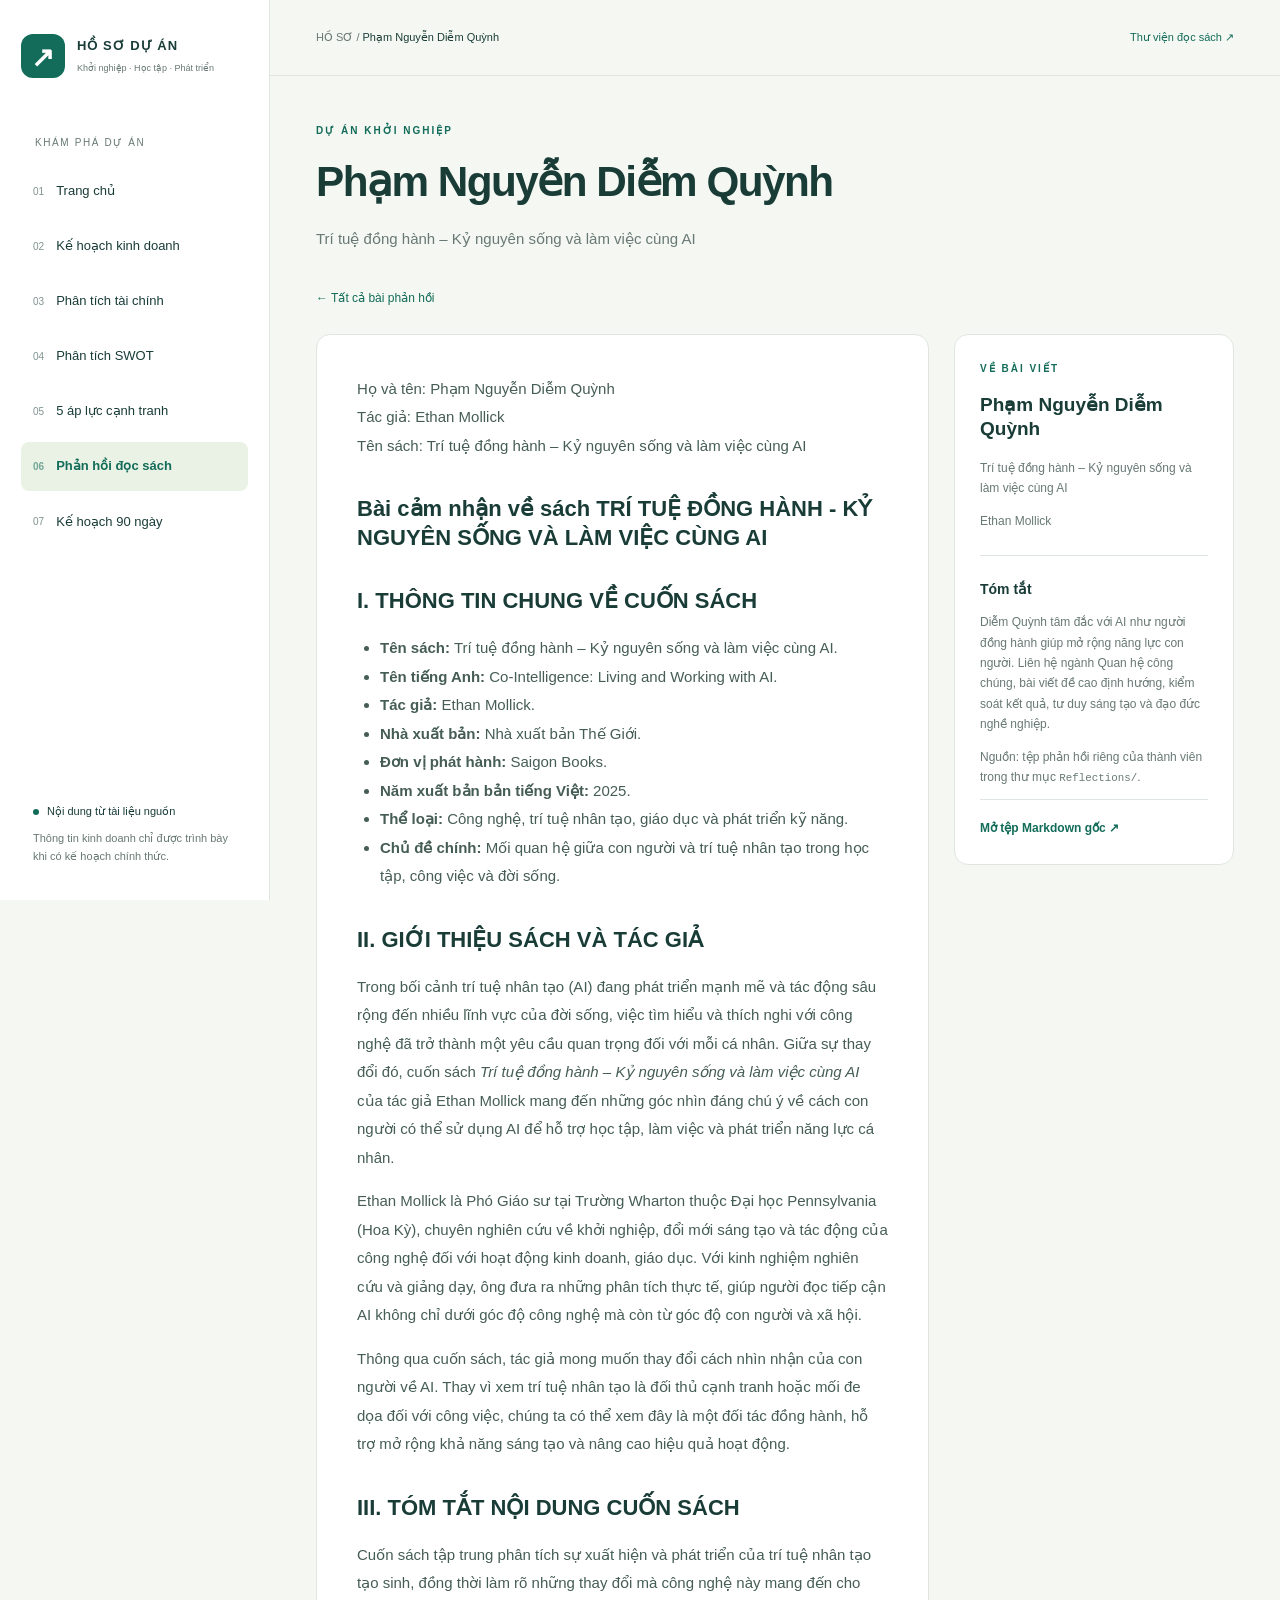
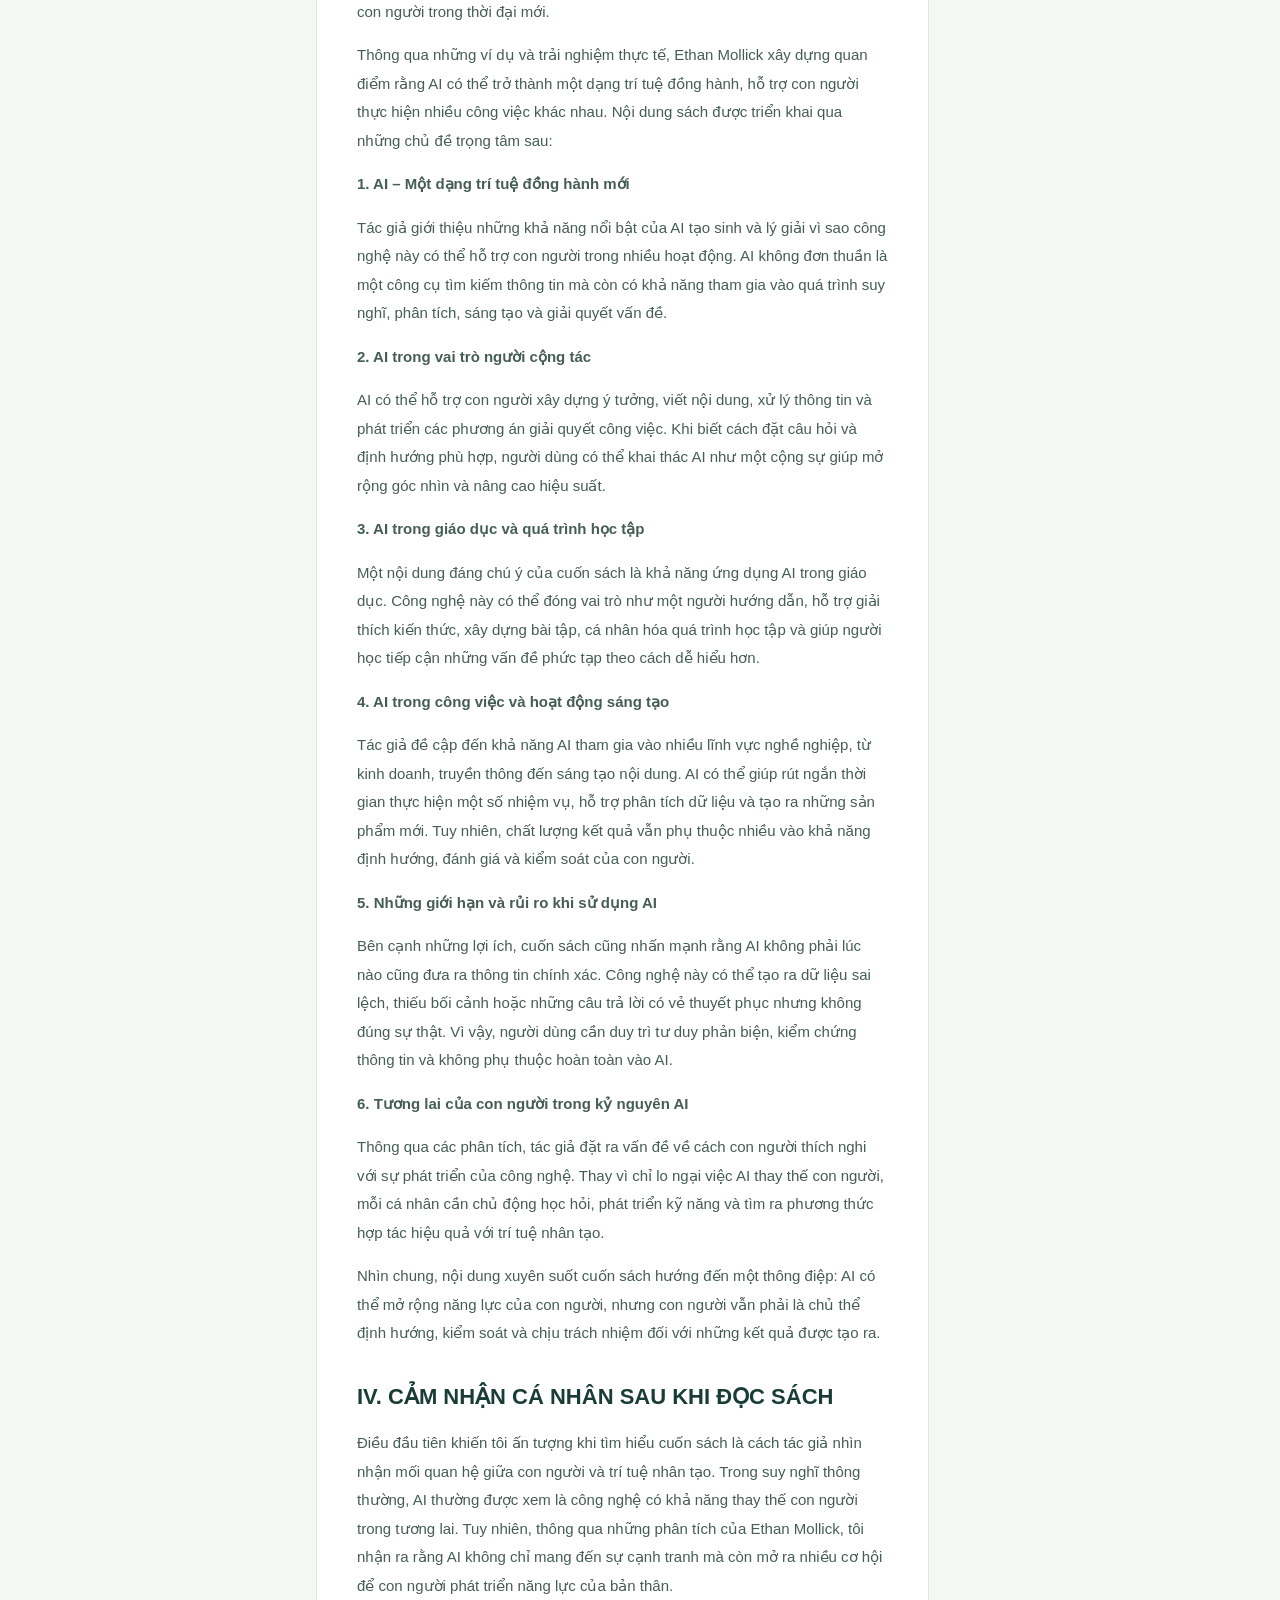
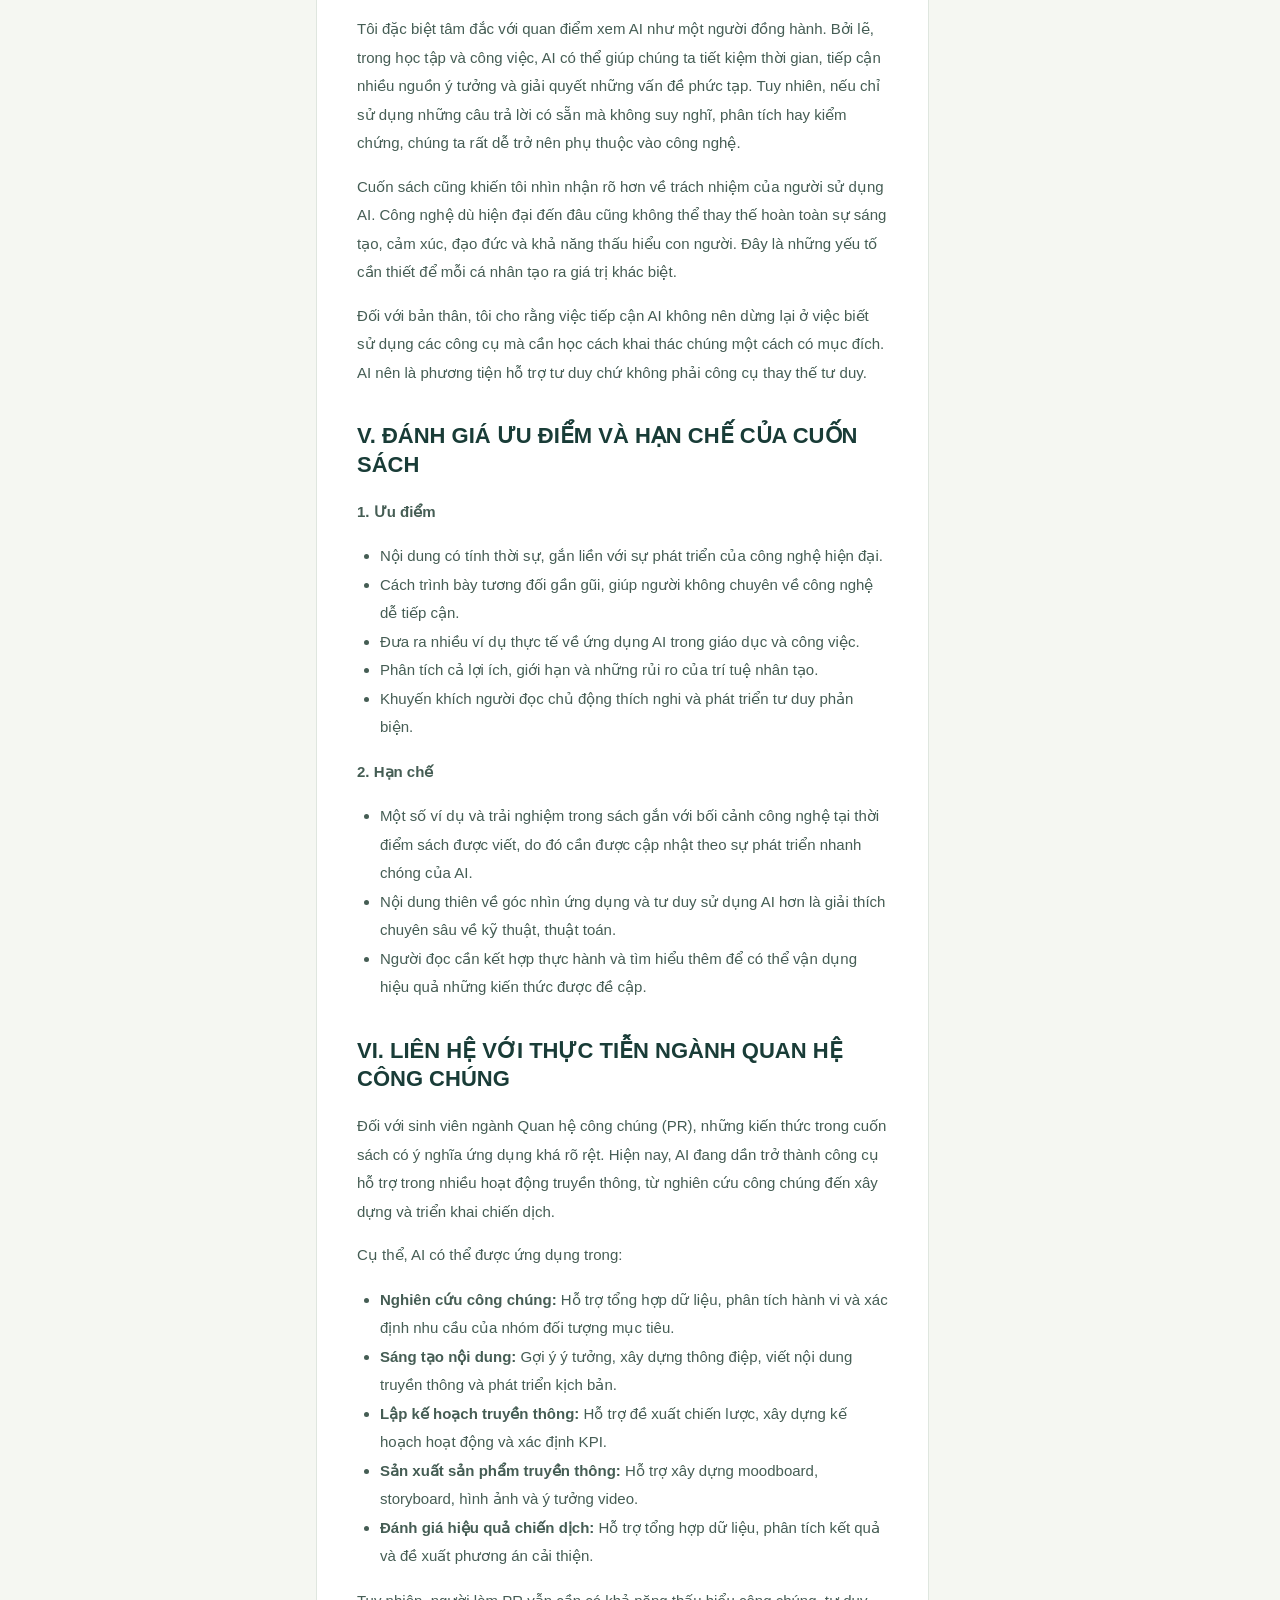
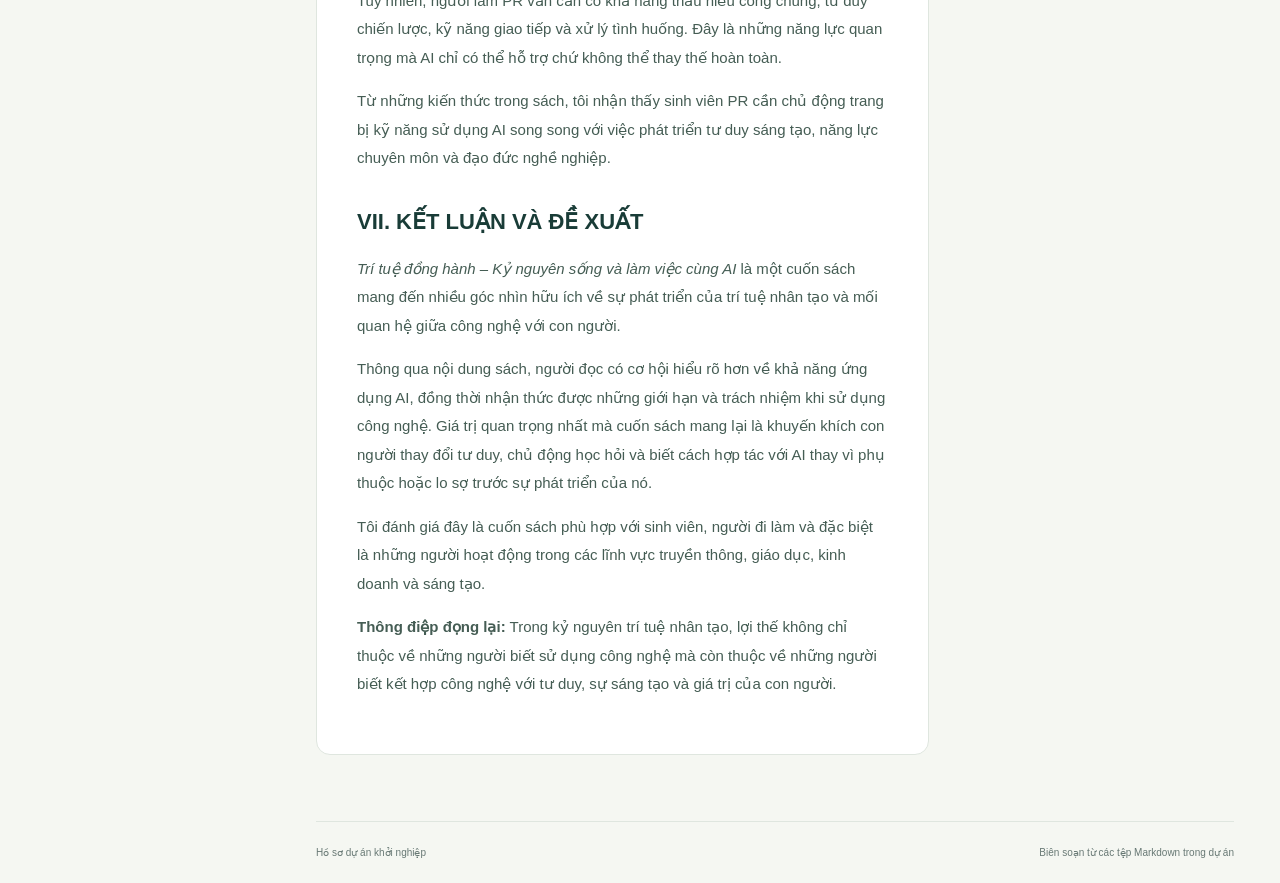
<file: diem-quynh.html>
<!doctype html>
<html lang="vi"><head><meta charset="utf-8"><meta name="viewport" content="width=device-width,initial-scale=1"><meta name="description" content="Trí tuệ đồng hành – Kỷ nguyên sống và làm việc cùng AI"><title>Phạm Nguyễn Diễm Quỳnh | Hồ sơ dự án</title><link rel="stylesheet" href="style.css"></head><body><a class="skip" href="#main">Đến nội dung</a><aside class="sidebar"><a class="brand" href="index.html"><span class="brand-icon">↗</span><span>HỒ SƠ DỰ ÁN<small>Khởi nghiệp · Học tập · Phát triển</small></span></a><div class="nav-label">KHÁM PHÁ DỰ ÁN</div><nav aria-label="Điều hướng chính"><a href="index.html" ><span class="nav-number">01</span>Trang chủ</a><a href="business-plan.html" ><span class="nav-number">02</span>Kế hoạch kinh doanh</a><a href="financial-analysis.html" ><span class="nav-number">03</span>Phân tích tài chính</a><a href="swot.html" ><span class="nav-number">04</span>Phân tích SWOT</a><a href="five-forces.html" ><span class="nav-number">05</span>5 áp lực cạnh tranh</a><a href="reflections.html" aria-current="page"><span class="nav-number">06</span>Phản hồi đọc sách</a><a href="action-plan.html" ><span class="nav-number">07</span>Kế hoạch 90 ngày</a></nav><div class="sidebar-note"><span class="dot"></span> Nội dung từ tài liệu nguồn<p>Thông tin kinh doanh chỉ được trình bày khi có kế hoạch chính thức.</p></div></aside><div class="workspace"><header class="topbar"><span>HỒ SƠ / <strong>Phạm Nguyễn Diễm Quỳnh</strong></span><a href="reflections.html">Thư viện đọc sách ↗</a></header><main id="main"><div class="page-heading"><span class="eyebrow">DỰ ÁN KHỞI NGHIỆP</span><h1>Phạm Nguyễn Diễm Quỳnh</h1><p>Trí tuệ đồng hành – Kỷ nguyên sống và làm việc cùng AI</p></div><a class="back-link" href="reflections.html">← Tất cả bài phản hồi</a><div class="article-layout"><article class="card prose">
<p>Họ và tên: Phạm Nguyễn Diễm Quỳnh<br>Tác giả: Ethan Mollick<br>Tên sách: Trí tuệ đồng hành – Kỷ nguyên sống và làm việc cùng AI</p>
<h2>Bài cảm nhận về sách TRÍ TUỆ ĐỒNG HÀNH - KỶ NGUYÊN SỐNG VÀ LÀM VIỆC CÙNG AI</h2>
<h2><strong>I. THÔNG TIN CHUNG VỀ CUỐN SÁCH</strong></h2>
<ul><li><strong>Tên sách:</strong> Trí tuệ đồng hành – Kỷ nguyên sống và làm việc cùng AI.</li><li><strong>Tên tiếng Anh:</strong> Co-Intelligence: Living and Working with AI.</li><li><strong>Tác giả:</strong> Ethan Mollick.</li><li><strong>Nhà xuất bản:</strong> Nhà xuất bản Thế Giới.</li><li><strong>Đơn vị phát hành:</strong> Saigon Books.</li><li><strong>Năm xuất bản bản tiếng Việt:</strong> 2025.</li><li><strong>Thể loại:</strong> Công nghệ, trí tuệ nhân tạo, giáo dục và phát triển kỹ năng.</li><li><strong>Chủ đề chính:</strong> Mối quan hệ giữa con người và trí tuệ nhân tạo trong học tập, công việc và đời sống.</li></ul>
<h2><strong>II. GIỚI THIỆU SÁCH VÀ TÁC GIẢ</strong></h2>
<p>Trong bối cảnh trí tuệ nhân tạo (AI) đang phát triển mạnh mẽ và tác động sâu rộng đến nhiều lĩnh vực của đời sống, việc tìm hiểu và thích nghi với công nghệ đã trở thành một yêu cầu quan trọng đối với mỗi cá nhân. Giữa sự thay đổi đó, cuốn sách <em>Trí tuệ đồng hành – Kỷ nguyên sống và làm việc cùng AI</em> của tác giả Ethan Mollick mang đến những góc nhìn đáng chú ý về cách con người có thể sử dụng AI để hỗ trợ học tập, làm việc và phát triển năng lực cá nhân.</p>
<p>Ethan Mollick là Phó Giáo sư tại Trường Wharton thuộc Đại học Pennsylvania (Hoa Kỳ), chuyên nghiên cứu về khởi nghiệp, đổi mới sáng tạo và tác động của công nghệ đối với hoạt động kinh doanh, giáo dục. Với kinh nghiệm nghiên cứu và giảng dạy, ông đưa ra những phân tích thực tế, giúp người đọc tiếp cận AI không chỉ dưới góc độ công nghệ mà còn từ góc độ con người và xã hội.</p>
<p>Thông qua cuốn sách, tác giả mong muốn thay đổi cách nhìn nhận của con người về AI. Thay vì xem trí tuệ nhân tạo là đối thủ cạnh tranh hoặc mối đe dọa đối với công việc, chúng ta có thể xem đây là một đối tác đồng hành, hỗ trợ mở rộng khả năng sáng tạo và nâng cao hiệu quả hoạt động.</p>
<h2><strong>III. TÓM TẮT NỘI DUNG CUỐN SÁCH</strong></h2>
<p>Cuốn sách tập trung phân tích sự xuất hiện và phát triển của trí tuệ nhân tạo tạo sinh, đồng thời làm rõ những thay đổi mà công nghệ này mang đến cho con người trong thời đại mới.</p>
<p>Thông qua những ví dụ và trải nghiệm thực tế, Ethan Mollick xây dựng quan điểm rằng AI có thể trở thành một dạng trí tuệ đồng hành, hỗ trợ con người thực hiện nhiều công việc khác nhau. Nội dung sách được triển khai qua những chủ đề trọng tâm sau:</p>
<p><strong>1. AI – Một dạng trí tuệ đồng hành mới</strong></p>
<p>Tác giả giới thiệu những khả năng nổi bật của AI tạo sinh và lý giải vì sao công nghệ này có thể hỗ trợ con người trong nhiều hoạt động. AI không đơn thuần là một công cụ tìm kiếm thông tin mà còn có khả năng tham gia vào quá trình suy nghĩ, phân tích, sáng tạo và giải quyết vấn đề.</p>
<p><strong>2. AI trong vai trò người cộng tác</strong></p>
<p>AI có thể hỗ trợ con người xây dựng ý tưởng, viết nội dung, xử lý thông tin và phát triển các phương án giải quyết công việc. Khi biết cách đặt câu hỏi và định hướng phù hợp, người dùng có thể khai thác AI như một cộng sự giúp mở rộng góc nhìn và nâng cao hiệu suất.</p>
<p><strong>3. AI trong giáo dục và quá trình học tập</strong></p>
<p>Một nội dung đáng chú ý của cuốn sách là khả năng ứng dụng AI trong giáo dục. Công nghệ này có thể đóng vai trò như một người hướng dẫn, hỗ trợ giải thích kiến thức, xây dựng bài tập, cá nhân hóa quá trình học tập và giúp người học tiếp cận những vấn đề phức tạp theo cách dễ hiểu hơn.</p>
<p><strong>4. AI trong công việc và hoạt động sáng tạo</strong></p>
<p>Tác giả đề cập đến khả năng AI tham gia vào nhiều lĩnh vực nghề nghiệp, từ kinh doanh, truyền thông đến sáng tạo nội dung. AI có thể giúp rút ngắn thời gian thực hiện một số nhiệm vụ, hỗ trợ phân tích dữ liệu và tạo ra những sản phẩm mới. Tuy nhiên, chất lượng kết quả vẫn phụ thuộc nhiều vào khả năng định hướng, đánh giá và kiểm soát của con người.</p>
<p><strong>5. Những giới hạn và rủi ro khi sử dụng AI</strong></p>
<p>Bên cạnh những lợi ích, cuốn sách cũng nhấn mạnh rằng AI không phải lúc nào cũng đưa ra thông tin chính xác. Công nghệ này có thể tạo ra dữ liệu sai lệch, thiếu bối cảnh hoặc những câu trả lời có vẻ thuyết phục nhưng không đúng sự thật. Vì vậy, người dùng cần duy trì tư duy phản biện, kiểm chứng thông tin và không phụ thuộc hoàn toàn vào AI.</p>
<p><strong>6. Tương lai của con người trong kỷ nguyên AI</strong></p>
<p>Thông qua các phân tích, tác giả đặt ra vấn đề về cách con người thích nghi với sự phát triển của công nghệ. Thay vì chỉ lo ngại việc AI thay thế con người, mỗi cá nhân cần chủ động học hỏi, phát triển kỹ năng và tìm ra phương thức hợp tác hiệu quả với trí tuệ nhân tạo.</p>
<p>Nhìn chung, nội dung xuyên suốt cuốn sách hướng đến một thông điệp: AI có thể mở rộng năng lực của con người, nhưng con người vẫn phải là chủ thể định hướng, kiểm soát và chịu trách nhiệm đối với những kết quả được tạo ra.</p>
<h2><strong>IV. CẢM NHẬN CÁ NHÂN SAU KHI ĐỌC SÁCH</strong></h2>
<p>Điều đầu tiên khiến tôi ấn tượng khi tìm hiểu cuốn sách là cách tác giả nhìn nhận mối quan hệ giữa con người và trí tuệ nhân tạo. Trong suy nghĩ thông thường, AI thường được xem là công nghệ có khả năng thay thế con người trong tương lai. Tuy nhiên, thông qua những phân tích của Ethan Mollick, tôi nhận ra rằng AI không chỉ mang đến sự cạnh tranh mà còn mở ra nhiều cơ hội để con người phát triển năng lực của bản thân.</p>
<p>Tôi đặc biệt tâm đắc với quan điểm xem AI như một người đồng hành. Bởi lẽ, trong học tập và công việc, AI có thể giúp chúng ta tiết kiệm thời gian, tiếp cận nhiều nguồn ý tưởng và giải quyết những vấn đề phức tạp. Tuy nhiên, nếu chỉ sử dụng những câu trả lời có sẵn mà không suy nghĩ, phân tích hay kiểm chứng, chúng ta rất dễ trở nên phụ thuộc vào công nghệ.</p>
<p>Cuốn sách cũng khiến tôi nhìn nhận rõ hơn về trách nhiệm của người sử dụng AI. Công nghệ dù hiện đại đến đâu cũng không thể thay thế hoàn toàn sự sáng tạo, cảm xúc, đạo đức và khả năng thấu hiểu con người. Đây là những yếu tố cần thiết để mỗi cá nhân tạo ra giá trị khác biệt.</p>
<p>Đối với bản thân, tôi cho rằng việc tiếp cận AI không nên dừng lại ở việc biết sử dụng các công cụ mà cần học cách khai thác chúng một cách có mục đích. AI nên là phương tiện hỗ trợ tư duy chứ không phải công cụ thay thế tư duy.</p>
<h2><strong>V. ĐÁNH GIÁ ƯU ĐIỂM VÀ HẠN CHẾ CỦA CUỐN SÁCH</strong></h2>
<p><strong>1. Ưu điểm</strong></p>
<ul><li>Nội dung có tính thời sự, gắn liền với sự phát triển của công nghệ hiện đại.</li><li>Cách trình bày tương đối gần gũi, giúp người không chuyên về công nghệ dễ tiếp cận.</li><li>Đưa ra nhiều ví dụ thực tế về ứng dụng AI trong giáo dục và công việc.</li><li>Phân tích cả lợi ích, giới hạn và những rủi ro của trí tuệ nhân tạo.</li><li>Khuyến khích người đọc chủ động thích nghi và phát triển tư duy phản biện.</li></ul>
<p><strong>2. Hạn chế</strong></p>
<ul><li>Một số ví dụ và trải nghiệm trong sách gắn với bối cảnh công nghệ tại thời điểm sách được viết, do đó cần được cập nhật theo sự phát triển nhanh chóng của AI.</li><li>Nội dung thiên về góc nhìn ứng dụng và tư duy sử dụng AI hơn là giải thích chuyên sâu về kỹ thuật, thuật toán.</li><li>Người đọc cần kết hợp thực hành và tìm hiểu thêm để có thể vận dụng hiệu quả những kiến thức được đề cập.</li></ul>
<h2><strong>VI. LIÊN HỆ VỚI THỰC TIỄN NGÀNH QUAN HỆ CÔNG CHÚNG</strong></h2>
<p>Đối với sinh viên ngành Quan hệ công chúng (PR), những kiến thức trong cuốn sách có ý nghĩa ứng dụng khá rõ rệt. Hiện nay, AI đang dần trở thành công cụ hỗ trợ trong nhiều hoạt động truyền thông, từ nghiên cứu công chúng đến xây dựng và triển khai chiến dịch.</p>
<p>Cụ thể, AI có thể được ứng dụng trong:</p>
<ul><li><strong>Nghiên cứu công chúng:</strong> Hỗ trợ tổng hợp dữ liệu, phân tích hành vi và xác định nhu cầu của nhóm đối tượng mục tiêu.</li><li><strong>Sáng tạo nội dung:</strong> Gợi ý ý tưởng, xây dựng thông điệp, viết nội dung truyền thông và phát triển kịch bản.</li><li><strong>Lập kế hoạch truyền thông:</strong> Hỗ trợ đề xuất chiến lược, xây dựng kế hoạch hoạt động và xác định KPI.</li><li><strong>Sản xuất sản phẩm truyền thông:</strong> Hỗ trợ xây dựng moodboard, storyboard, hình ảnh và ý tưởng video.</li><li><strong>Đánh giá hiệu quả chiến dịch:</strong> Hỗ trợ tổng hợp dữ liệu, phân tích kết quả và đề xuất phương án cải thiện.</li></ul>
<p>Tuy nhiên, người làm PR vẫn cần có khả năng thấu hiểu công chúng, tư duy chiến lược, kỹ năng giao tiếp và xử lý tình huống. Đây là những năng lực quan trọng mà AI chỉ có thể hỗ trợ chứ không thể thay thế hoàn toàn.</p>
<p>Từ những kiến thức trong sách, tôi nhận thấy sinh viên PR cần chủ động trang bị kỹ năng sử dụng AI song song với việc phát triển tư duy sáng tạo, năng lực chuyên môn và đạo đức nghề nghiệp.</p>
<h2><strong>VII. KẾT LUẬN VÀ ĐỀ XUẤT</strong></h2>
<p><em>Trí tuệ đồng hành – Kỷ nguyên sống và làm việc cùng AI</em> là một cuốn sách mang đến nhiều góc nhìn hữu ích về sự phát triển của trí tuệ nhân tạo và mối quan hệ giữa công nghệ với con người.</p>
<p>Thông qua nội dung sách, người đọc có cơ hội hiểu rõ hơn về khả năng ứng dụng AI, đồng thời nhận thức được những giới hạn và trách nhiệm khi sử dụng công nghệ. Giá trị quan trọng nhất mà cuốn sách mang lại là khuyến khích con người thay đổi tư duy, chủ động học hỏi và biết cách hợp tác với AI thay vì phụ thuộc hoặc lo sợ trước sự phát triển của nó.</p>
<p>Tôi đánh giá đây là cuốn sách phù hợp với sinh viên, người đi làm và đặc biệt là những người hoạt động trong các lĩnh vực truyền thông, giáo dục, kinh doanh và sáng tạo.</p>
<p><strong>Thông điệp đọng lại:</strong> Trong kỷ nguyên trí tuệ nhân tạo, lợi thế không chỉ thuộc về những người biết sử dụng công nghệ mà còn thuộc về những người biết kết hợp công nghệ với tư duy, sự sáng tạo và giá trị của con người.</p></article><aside class="article-aside card"><span class="eyebrow">VỀ BÀI VIẾT</span><h2>Phạm Nguyễn Diễm Quỳnh</h2><p>Trí tuệ đồng hành – Kỷ nguyên sống và làm việc cùng AI</p><p class="muted">Ethan Mollick</p><hr><h3>Tóm tắt</h3><p>Diễm Quỳnh tâm đắc với AI như người đồng hành giúp mở rộng năng lực con người. Liên hệ ngành Quan hệ công chúng, bài viết đề cao định hướng, kiểm soát kết quả, tư duy sáng tạo và đạo đức nghề nghiệp.</p><p class="source-label">Nguồn: tệp phản hồi riêng của thành viên trong thư mục <code>Reflections/</code>.</p><a class="text-link" href="Reflections/24040041%20Ph%E1%BA%A1m%20Nguy%E1%BB%85n%20Di%E1%BB%85m%20Qu%E1%BB%B3nh.md">Mở tệp Markdown gốc ↗</a></aside></div></main><footer>Hồ sơ dự án khởi nghiệp <span>Biên soạn từ các tệp Markdown trong dự án</span></footer></div></body></html>
</file>
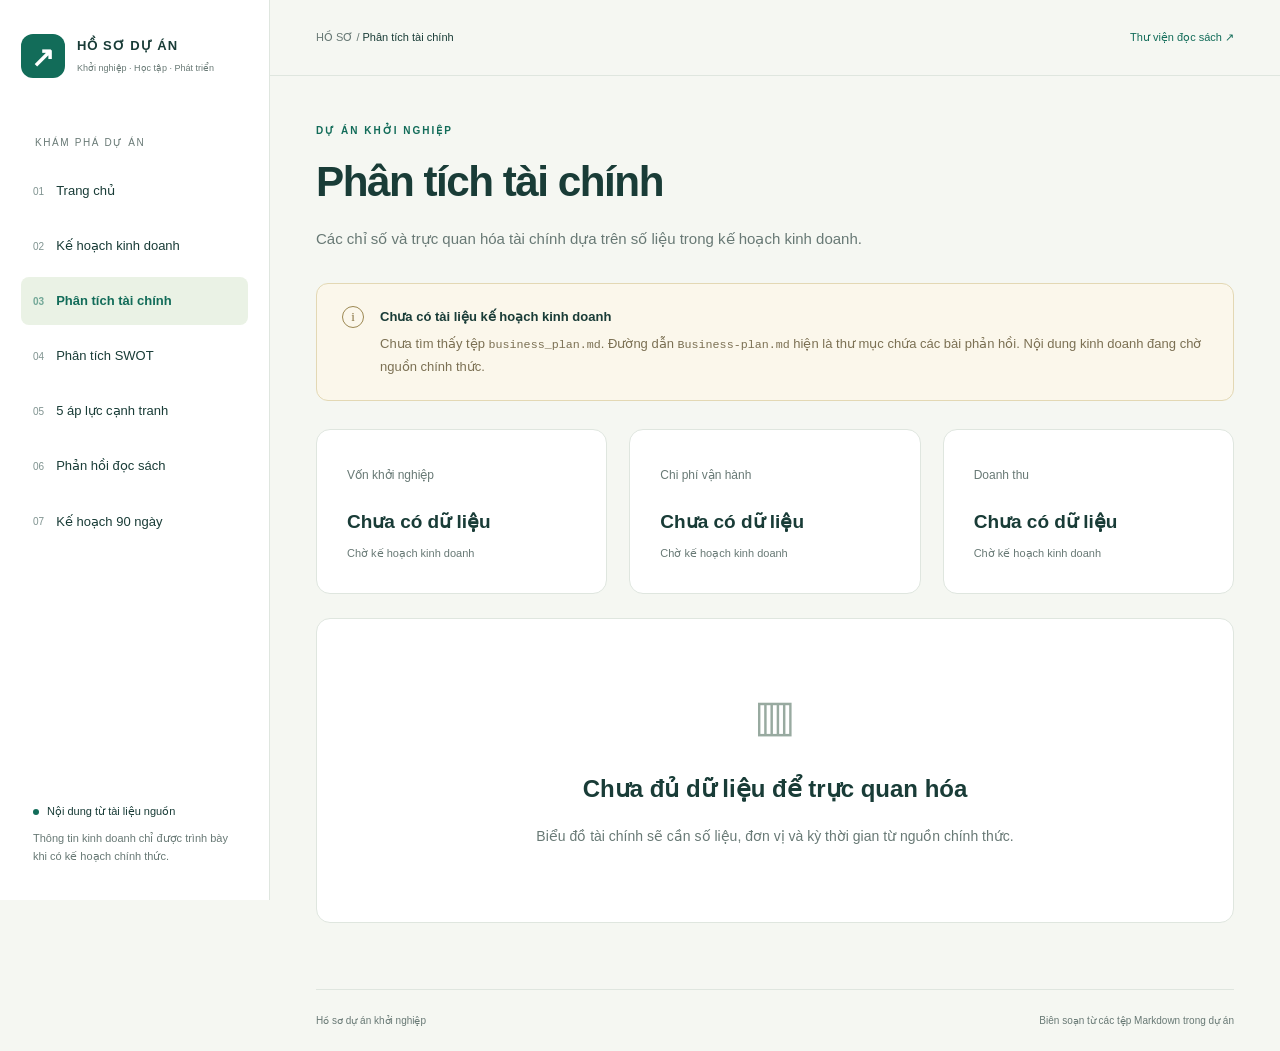
<file: financial-analysis.html>
<!doctype html>
<html lang="vi"><head><meta charset="utf-8"><meta name="viewport" content="width=device-width,initial-scale=1"><meta name="description" content="Các chỉ số và trực quan hóa tài chính dựa trên số liệu trong kế hoạch kinh doanh."><title>Phân tích tài chính | Hồ sơ dự án</title><link rel="stylesheet" href="style.css"></head><body><a class="skip" href="#main">Đến nội dung</a><aside class="sidebar"><a class="brand" href="index.html"><span class="brand-icon">↗</span><span>HỒ SƠ DỰ ÁN<small>Khởi nghiệp · Học tập · Phát triển</small></span></a><div class="nav-label">KHÁM PHÁ DỰ ÁN</div><nav aria-label="Điều hướng chính"><a href="index.html" ><span class="nav-number">01</span>Trang chủ</a><a href="business-plan.html" ><span class="nav-number">02</span>Kế hoạch kinh doanh</a><a href="financial-analysis.html" aria-current="page"><span class="nav-number">03</span>Phân tích tài chính</a><a href="swot.html" ><span class="nav-number">04</span>Phân tích SWOT</a><a href="five-forces.html" ><span class="nav-number">05</span>5 áp lực cạnh tranh</a><a href="reflections.html" ><span class="nav-number">06</span>Phản hồi đọc sách</a><a href="action-plan.html" ><span class="nav-number">07</span>Kế hoạch 90 ngày</a></nav><div class="sidebar-note"><span class="dot"></span> Nội dung từ tài liệu nguồn<p>Thông tin kinh doanh chỉ được trình bày khi có kế hoạch chính thức.</p></div></aside><div class="workspace"><header class="topbar"><span>HỒ SƠ / <strong>Phân tích tài chính</strong></span><a href="reflections.html">Thư viện đọc sách ↗</a></header><main id="main"><div class="page-heading"><span class="eyebrow">DỰ ÁN KHỞI NGHIỆP</span><h1>Phân tích tài chính</h1><p>Các chỉ số và trực quan hóa tài chính dựa trên số liệu trong kế hoạch kinh doanh.</p></div><div class="notice"><span class="notice-icon">i</span><div><strong>Chưa có tài liệu kế hoạch kinh doanh</strong><p>Chưa tìm thấy tệp <code>business_plan.md</code>. Đường dẫn <code>Business-plan.md</code> hiện là thư mục chứa các bài phản hồi. Nội dung kinh doanh đang chờ nguồn chính thức.</p></div></div><div class="grid three"><section class="card kpi"><span>Vốn khởi nghiệp</span><strong>Chưa có dữ liệu</strong><p>Chờ kế hoạch kinh doanh</p></section><section class="card kpi"><span>Chi phí vận hành</span><strong>Chưa có dữ liệu</strong><p>Chờ kế hoạch kinh doanh</p></section><section class="card kpi"><span>Doanh thu</span><strong>Chưa có dữ liệu</strong><p>Chờ kế hoạch kinh doanh</p></section></div><section class="card chart-empty"><span class="empty-symbol">▥</span><h2>Chưa đủ dữ liệu để trực quan hóa</h2><p>Biểu đồ tài chính sẽ cần số liệu, đơn vị và kỳ thời gian từ nguồn chính thức.</p></section></main><footer>Hồ sơ dự án khởi nghiệp <span>Biên soạn từ các tệp Markdown trong dự án</span></footer></div></body></html>
</file>
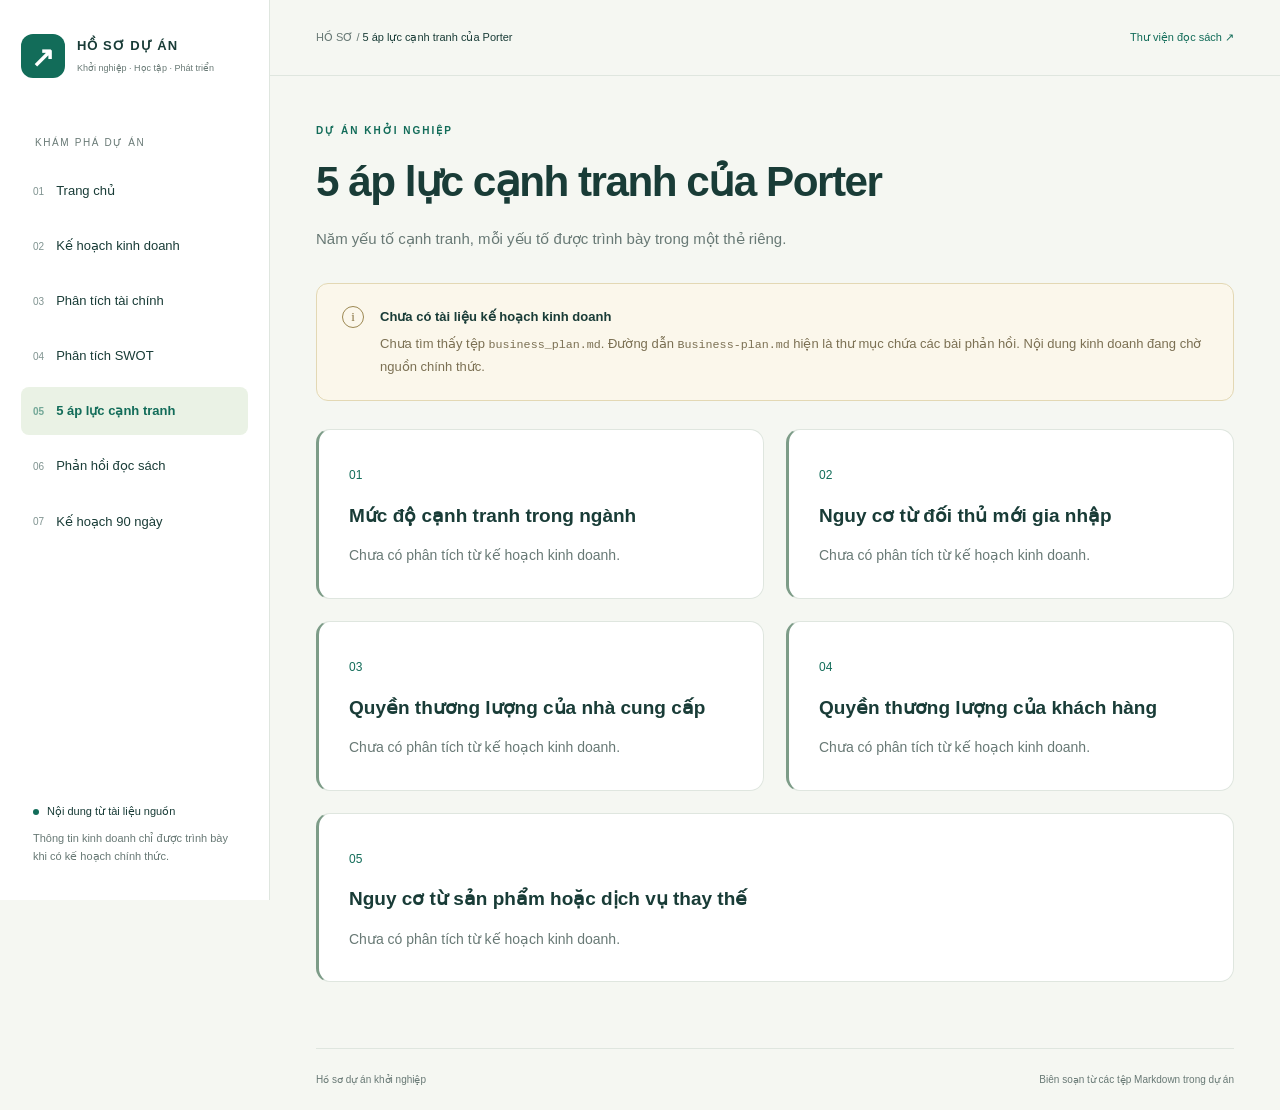
<file: five-forces.html>
<!doctype html>
<html lang="vi"><head><meta charset="utf-8"><meta name="viewport" content="width=device-width,initial-scale=1"><meta name="description" content="Năm yếu tố cạnh tranh, mỗi yếu tố được trình bày trong một thẻ riêng."><title>5 áp lực cạnh tranh của Porter | Hồ sơ dự án</title><link rel="stylesheet" href="style.css"></head><body><a class="skip" href="#main">Đến nội dung</a><aside class="sidebar"><a class="brand" href="index.html"><span class="brand-icon">↗</span><span>HỒ SƠ DỰ ÁN<small>Khởi nghiệp · Học tập · Phát triển</small></span></a><div class="nav-label">KHÁM PHÁ DỰ ÁN</div><nav aria-label="Điều hướng chính"><a href="index.html" ><span class="nav-number">01</span>Trang chủ</a><a href="business-plan.html" ><span class="nav-number">02</span>Kế hoạch kinh doanh</a><a href="financial-analysis.html" ><span class="nav-number">03</span>Phân tích tài chính</a><a href="swot.html" ><span class="nav-number">04</span>Phân tích SWOT</a><a href="five-forces.html" aria-current="page"><span class="nav-number">05</span>5 áp lực cạnh tranh</a><a href="reflections.html" ><span class="nav-number">06</span>Phản hồi đọc sách</a><a href="action-plan.html" ><span class="nav-number">07</span>Kế hoạch 90 ngày</a></nav><div class="sidebar-note"><span class="dot"></span> Nội dung từ tài liệu nguồn<p>Thông tin kinh doanh chỉ được trình bày khi có kế hoạch chính thức.</p></div></aside><div class="workspace"><header class="topbar"><span>HỒ SƠ / <strong>5 áp lực cạnh tranh của Porter</strong></span><a href="reflections.html">Thư viện đọc sách ↗</a></header><main id="main"><div class="page-heading"><span class="eyebrow">DỰ ÁN KHỞI NGHIỆP</span><h1>5 áp lực cạnh tranh của Porter</h1><p>Năm yếu tố cạnh tranh, mỗi yếu tố được trình bày trong một thẻ riêng.</p></div><div class="notice"><span class="notice-icon">i</span><div><strong>Chưa có tài liệu kế hoạch kinh doanh</strong><p>Chưa tìm thấy tệp <code>business_plan.md</code>. Đường dẫn <code>Business-plan.md</code> hiện là thư mục chứa các bài phản hồi. Nội dung kinh doanh đang chờ nguồn chính thức.</p></div></div><div class="grid two forces"><section class="card"><span class="force-number">01</span><h2>Mức độ cạnh tranh trong ngành</h2><p class="empty">Chưa có phân tích từ kế hoạch kinh doanh.</p></section><section class="card"><span class="force-number">02</span><h2>Nguy cơ từ đối thủ mới gia nhập</h2><p class="empty">Chưa có phân tích từ kế hoạch kinh doanh.</p></section><section class="card"><span class="force-number">03</span><h2>Quyền thương lượng của nhà cung cấp</h2><p class="empty">Chưa có phân tích từ kế hoạch kinh doanh.</p></section><section class="card"><span class="force-number">04</span><h2>Quyền thương lượng của khách hàng</h2><p class="empty">Chưa có phân tích từ kế hoạch kinh doanh.</p></section><section class="card"><span class="force-number">05</span><h2>Nguy cơ từ sản phẩm hoặc dịch vụ thay thế</h2><p class="empty">Chưa có phân tích từ kế hoạch kinh doanh.</p></section></div></main><footer>Hồ sơ dự án khởi nghiệp <span>Biên soạn từ các tệp Markdown trong dự án</span></footer></div></body></html>
</file>
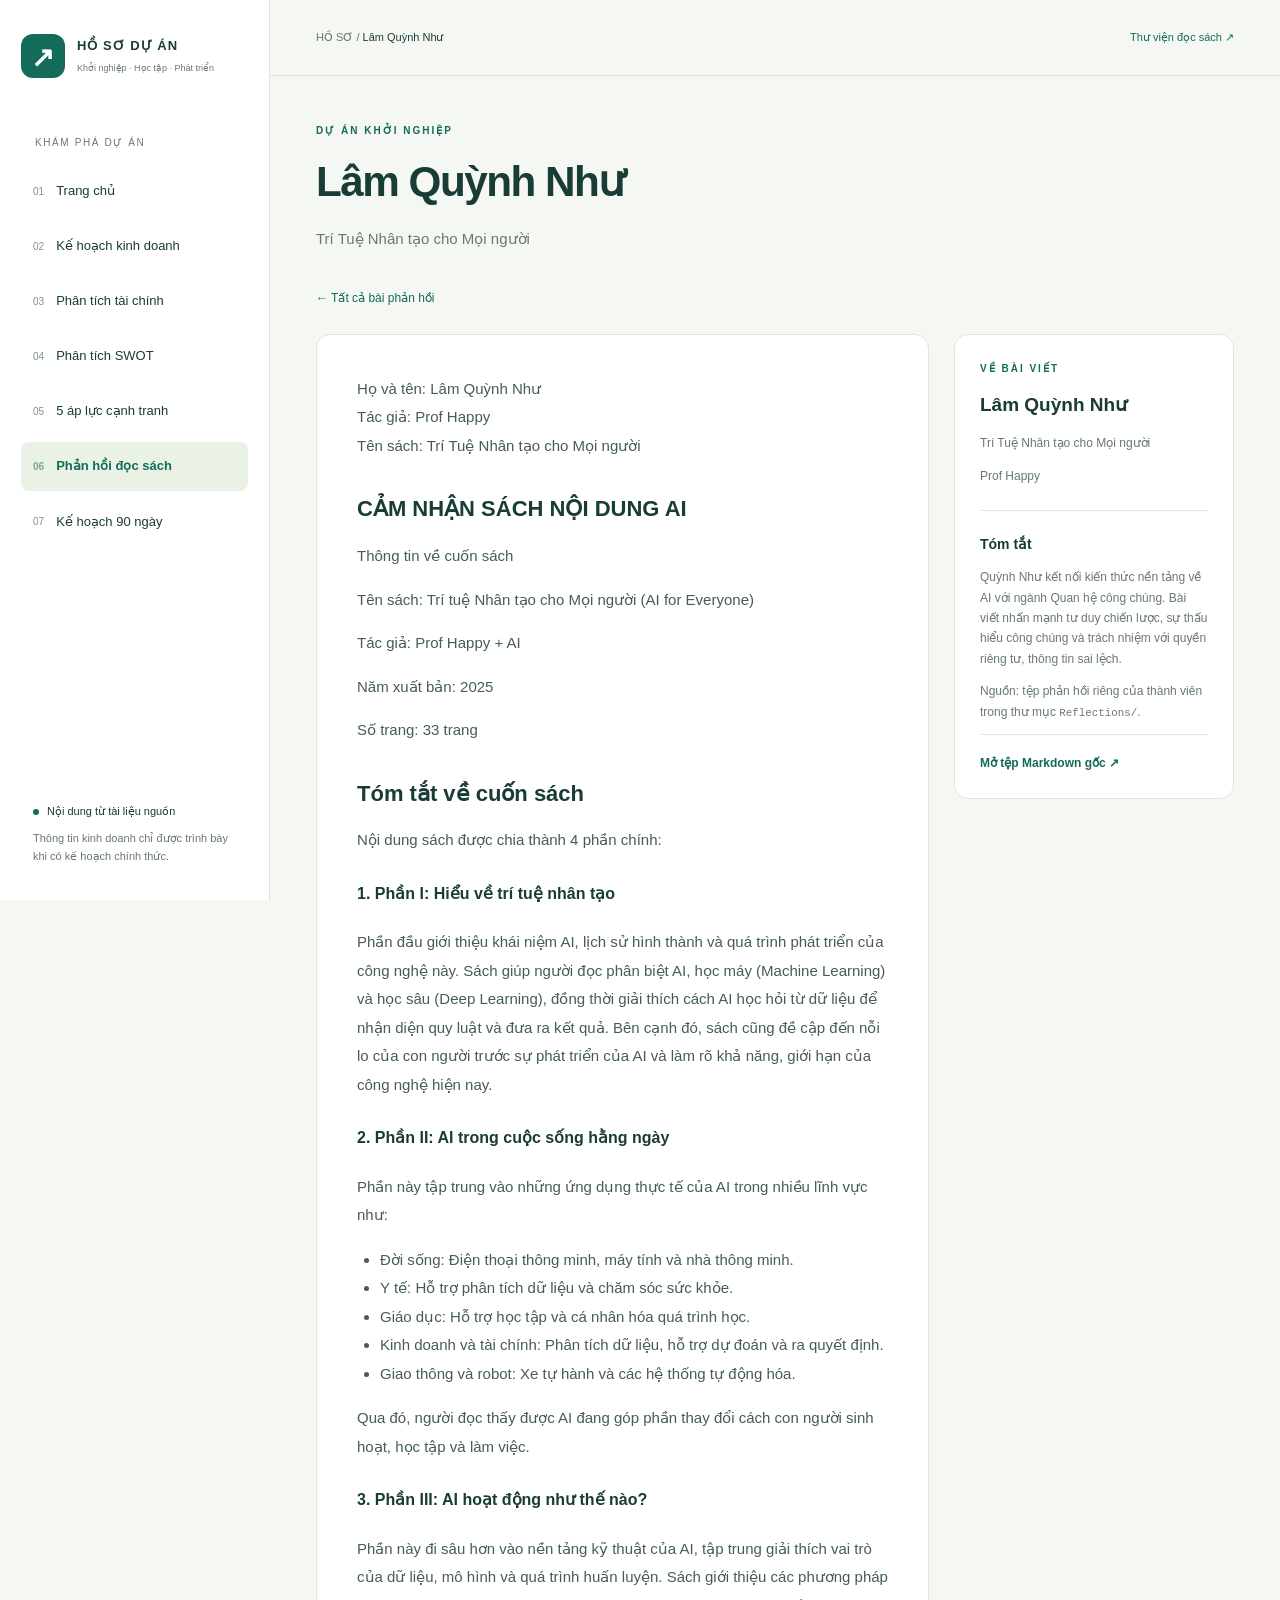
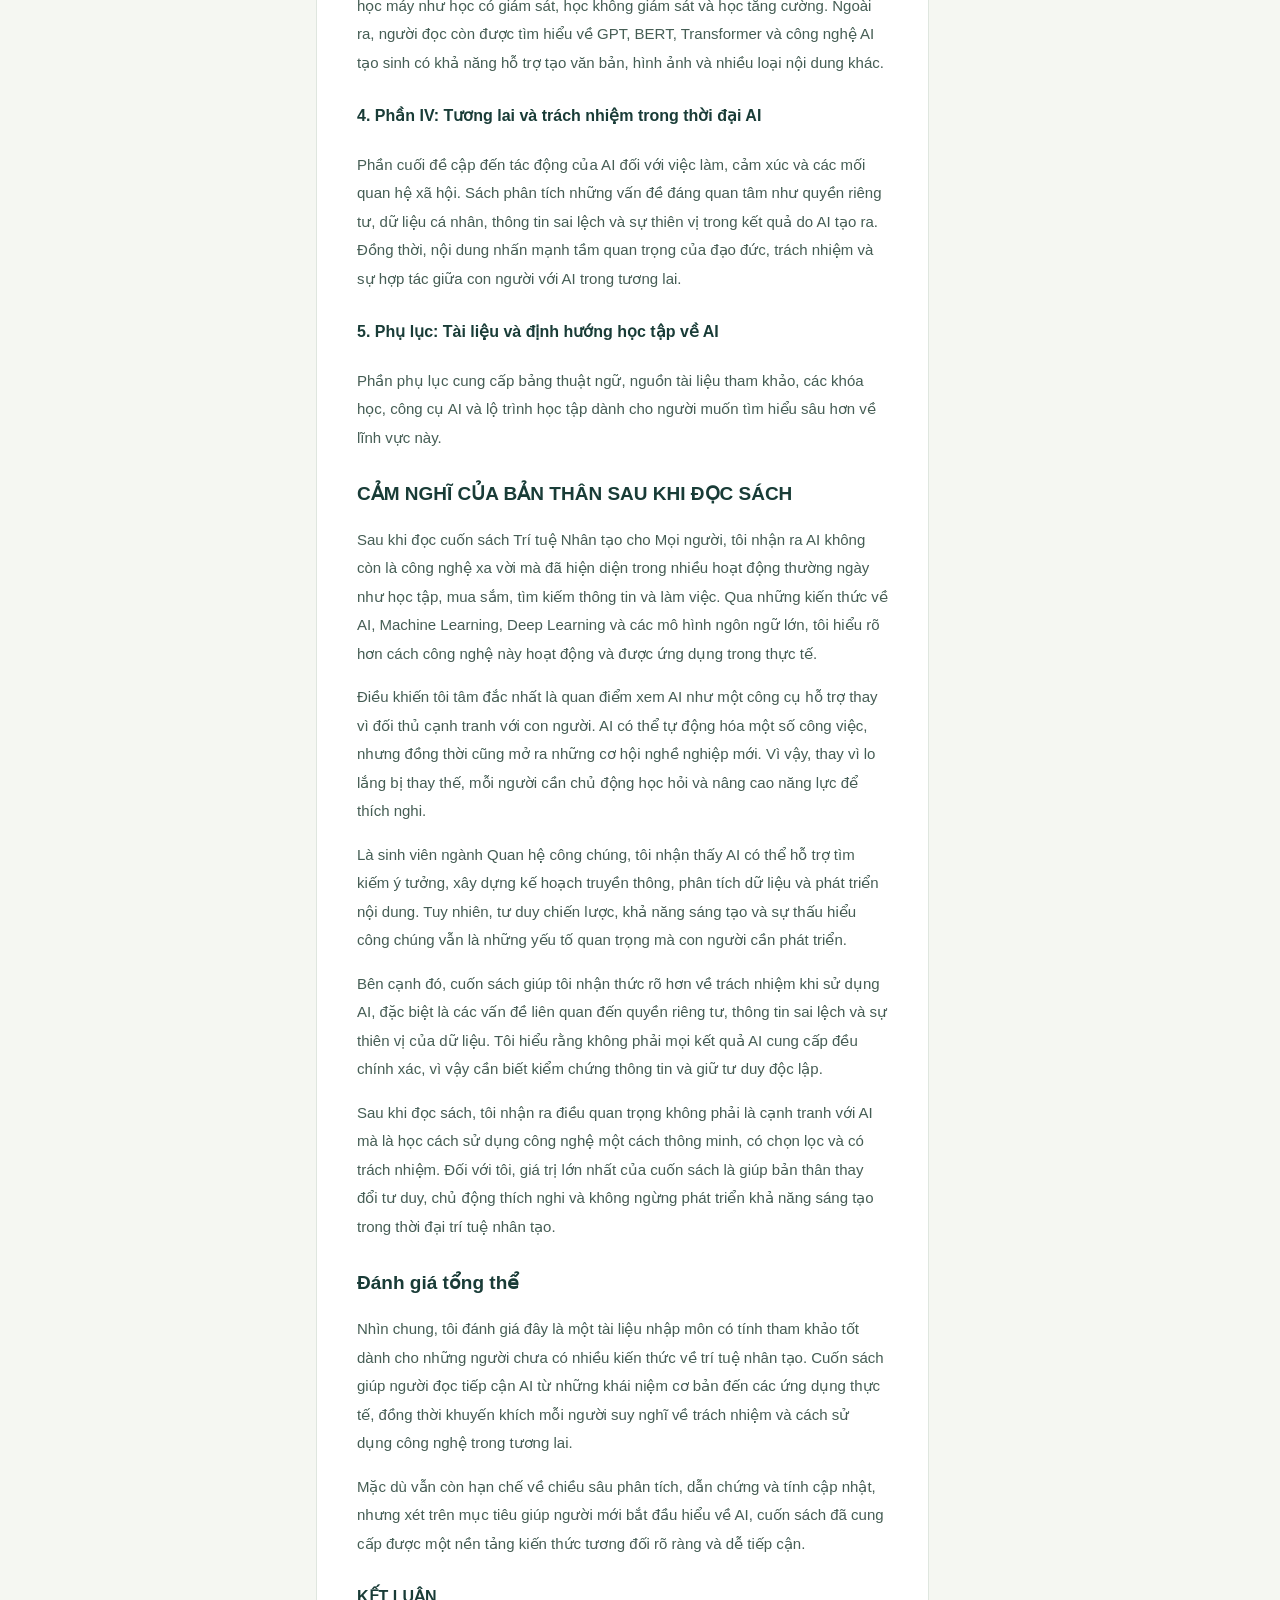
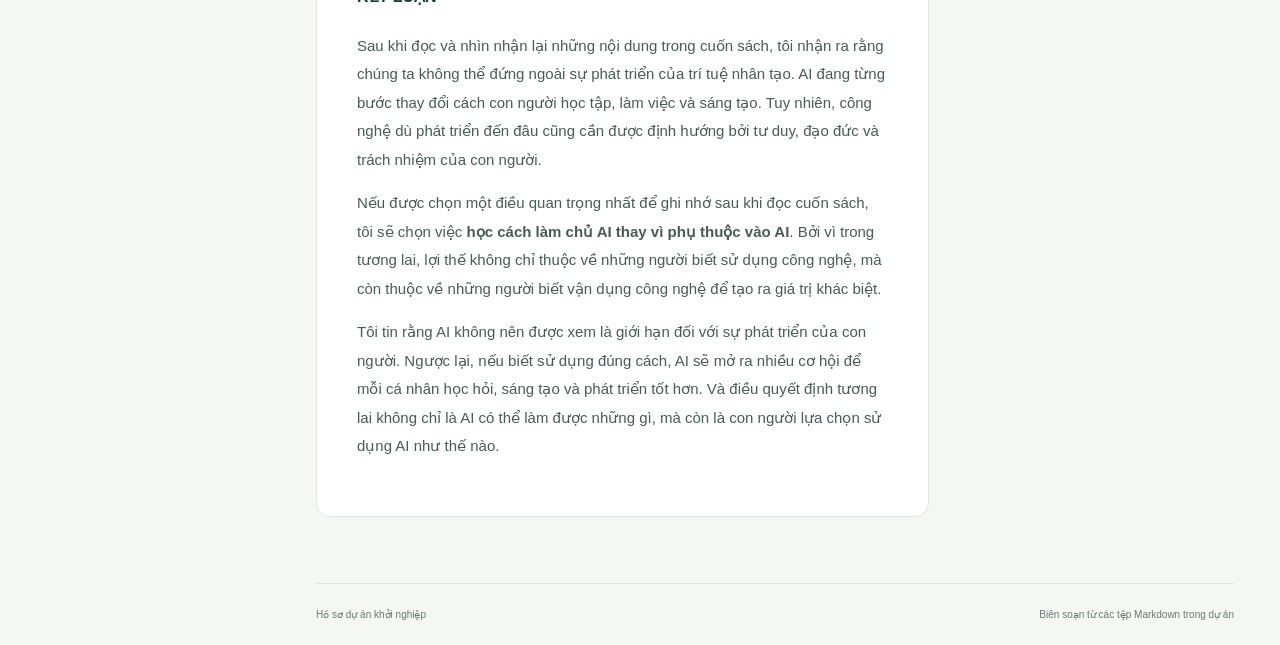
<file: quynh-nhu.html>
<!doctype html>
<html lang="vi"><head><meta charset="utf-8"><meta name="viewport" content="width=device-width,initial-scale=1"><meta name="description" content="Trí Tuệ Nhân tạo cho Mọi người"><title>Lâm Quỳnh Như | Hồ sơ dự án</title><link rel="stylesheet" href="style.css"></head><body><a class="skip" href="#main">Đến nội dung</a><aside class="sidebar"><a class="brand" href="index.html"><span class="brand-icon">↗</span><span>HỒ SƠ DỰ ÁN<small>Khởi nghiệp · Học tập · Phát triển</small></span></a><div class="nav-label">KHÁM PHÁ DỰ ÁN</div><nav aria-label="Điều hướng chính"><a href="index.html" ><span class="nav-number">01</span>Trang chủ</a><a href="business-plan.html" ><span class="nav-number">02</span>Kế hoạch kinh doanh</a><a href="financial-analysis.html" ><span class="nav-number">03</span>Phân tích tài chính</a><a href="swot.html" ><span class="nav-number">04</span>Phân tích SWOT</a><a href="five-forces.html" ><span class="nav-number">05</span>5 áp lực cạnh tranh</a><a href="reflections.html" aria-current="page"><span class="nav-number">06</span>Phản hồi đọc sách</a><a href="action-plan.html" ><span class="nav-number">07</span>Kế hoạch 90 ngày</a></nav><div class="sidebar-note"><span class="dot"></span> Nội dung từ tài liệu nguồn<p>Thông tin kinh doanh chỉ được trình bày khi có kế hoạch chính thức.</p></div></aside><div class="workspace"><header class="topbar"><span>HỒ SƠ / <strong>Lâm Quỳnh Như</strong></span><a href="reflections.html">Thư viện đọc sách ↗</a></header><main id="main"><div class="page-heading"><span class="eyebrow">DỰ ÁN KHỞI NGHIỆP</span><h1>Lâm Quỳnh Như</h1><p>Trí Tuệ Nhân tạo cho Mọi người</p></div><a class="back-link" href="reflections.html">← Tất cả bài phản hồi</a><div class="article-layout"><article class="card prose">
<p>Họ và tên: Lâm Quỳnh Như<br>Tác giả: Prof Happy<br>Tên sách: Trí Tuệ Nhân tạo cho Mọi người</p>
<h2><strong>CẢM NHẬN SÁCH NỘI DUNG AI</strong></h2>
<p>Thông tin về cuốn sách</p>
<p>Tên sách:	Trí tuệ Nhân tạo cho Mọi người (AI for Everyone)</p>
<p>Tác giả:	Prof Happy + AI</p>
<p>Năm xuất bản:	2025</p>
<p>Số trang:	33 trang </p>
<h2>Tóm tắt về cuốn sách</h2>
<p>Nội dung sách được chia thành 4 phần chính:</p>
<h4>1. Phần I: Hiểu về trí tuệ nhân tạo</h4>
<p>Phần đầu giới thiệu khái niệm AI, lịch sử hình thành và quá trình phát triển của công nghệ này. Sách giúp người đọc phân biệt AI, học máy (Machine Learning) và học sâu (Deep Learning), đồng thời giải thích cách AI học hỏi từ dữ liệu để nhận diện quy luật và đưa ra kết quả. Bên cạnh đó, sách cũng đề cập đến nỗi lo của con người trước sự phát triển của AI và làm rõ khả năng, giới hạn của công nghệ hiện nay.</p>
<h4>2. Phần II: AI trong cuộc sống hằng ngày</h4>
<p>Phần này tập trung vào những ứng dụng thực tế của AI trong nhiều lĩnh vực như:</p>
<ul><li>Đời sống: Điện thoại thông minh, máy tính và nhà thông minh.</li><li>Y tế: Hỗ trợ phân tích dữ liệu và chăm sóc sức khỏe.</li><li>Giáo dục: Hỗ trợ học tập và cá nhân hóa quá trình học.</li><li>Kinh doanh và tài chính: Phân tích dữ liệu, hỗ trợ dự đoán và ra quyết định.</li><li>Giao thông và robot: Xe tự hành và các hệ thống tự động hóa.</li></ul>
<p>Qua đó, người đọc thấy được AI đang góp phần thay đổi cách con người sinh hoạt, học tập và làm việc.</p>
<h4>3. Phần III: AI hoạt động như thế nào?</h4>
<p>Phần này đi sâu hơn vào nền tảng kỹ thuật của AI, tập trung giải thích vai trò của dữ liệu, mô hình và quá trình huấn luyện. Sách giới thiệu các phương pháp học máy như học có giám sát, học không giám sát và học tăng cường. Ngoài ra, người đọc còn được tìm hiểu về GPT, BERT, Transformer và công nghệ AI tạo sinh có khả năng hỗ trợ tạo văn bản, hình ảnh và nhiều loại nội dung khác.</p>
<h4>4. Phần IV: Tương lai và trách nhiệm trong thời đại AI</h4>
<p>Phần cuối đề cập đến tác động của AI đối với việc làm, cảm xúc và các mối quan hệ xã hội. Sách phân tích những vấn đề đáng quan tâm như quyền riêng tư, dữ liệu cá nhân, thông tin sai lệch và sự thiên vị trong kết quả do AI tạo ra. Đồng thời, nội dung nhấn mạnh tầm quan trọng của đạo đức, trách nhiệm và sự hợp tác giữa con người với AI trong tương lai.</p>
<h4>5. Phụ lục: Tài liệu và định hướng học tập về AI</h4>
<p>Phần phụ lục cung cấp bảng thuật ngữ, nguồn tài liệu tham khảo, các khóa học, công cụ AI và lộ trình học tập dành cho người muốn tìm hiểu sâu hơn về lĩnh vực này.</p>
<h3>CẢM NGHĨ CỦA BẢN THÂN SAU KHI ĐỌC SÁCH</h3>
<p>Sau khi đọc cuốn sách Trí tuệ Nhân tạo cho Mọi người, tôi nhận ra AI không còn là công nghệ xa vời mà đã hiện diện trong nhiều hoạt động thường ngày như học tập, mua sắm, tìm kiếm thông tin và làm việc. Qua những kiến thức về AI, Machine Learning, Deep Learning và các mô hình ngôn ngữ lớn, tôi hiểu rõ hơn cách công nghệ này hoạt động và được ứng dụng trong thực tế.</p>
<p>Điều khiến tôi tâm đắc nhất là quan điểm xem AI như một công cụ hỗ trợ thay vì đối thủ cạnh tranh với con người. AI có thể tự động hóa một số công việc, nhưng đồng thời cũng mở ra những cơ hội nghề nghiệp mới. Vì vậy, thay vì lo lắng bị thay thế, mỗi người cần chủ động học hỏi và nâng cao năng lực để thích nghi.</p>
<p>Là sinh viên ngành Quan hệ công chúng, tôi nhận thấy AI có thể hỗ trợ tìm kiếm ý tưởng, xây dựng kế hoạch truyền thông, phân tích dữ liệu và phát triển nội dung. Tuy nhiên, tư duy chiến lược, khả năng sáng tạo và sự thấu hiểu công chúng vẫn là những yếu tố quan trọng mà con người cần phát triển.</p>
<p>Bên cạnh đó, cuốn sách giúp tôi nhận thức rõ hơn về trách nhiệm khi sử dụng AI, đặc biệt là các vấn đề liên quan đến quyền riêng tư, thông tin sai lệch và sự thiên vị của dữ liệu. Tôi hiểu rằng không phải mọi kết quả AI cung cấp đều chính xác, vì vậy cần biết kiểm chứng thông tin và giữ tư duy độc lập.</p>
<p>Sau khi đọc sách, tôi nhận ra điều quan trọng không phải là cạnh tranh với AI mà là học cách sử dụng công nghệ một cách thông minh, có chọn lọc và có trách nhiệm. Đối với tôi, giá trị lớn nhất của cuốn sách là giúp bản thân thay đổi tư duy, chủ động thích nghi và không ngừng phát triển khả năng sáng tạo trong thời đại trí tuệ nhân tạo.</p>
<h3><strong>Đánh giá tổng thể</strong></h3>
<p>Nhìn chung, tôi đánh giá đây là một tài liệu nhập môn có tính tham khảo tốt dành cho những người chưa có nhiều kiến thức về trí tuệ nhân tạo. Cuốn sách giúp người đọc tiếp cận AI từ những khái niệm cơ bản đến các ứng dụng thực tế, đồng thời khuyến khích mỗi người suy nghĩ về trách nhiệm và cách sử dụng công nghệ trong tương lai.</p>
<p>Mặc dù vẫn còn hạn chế về chiều sâu phân tích, dẫn chứng và tính cập nhật, nhưng xét trên mục tiêu giúp người mới bắt đầu hiểu về AI, cuốn sách đã cung cấp được một nền tảng kiến thức tương đối rõ ràng và dễ tiếp cận.</p>
<h4>KẾT LUẬN</h4>
<p>Sau khi đọc và nhìn nhận lại những nội dung trong cuốn sách, tôi nhận ra rằng chúng ta không thể đứng ngoài sự phát triển của trí tuệ nhân tạo. AI đang từng bước thay đổi cách con người học tập, làm việc và sáng tạo. Tuy nhiên, công nghệ dù phát triển đến đâu cũng cần được định hướng bởi tư duy, đạo đức và trách nhiệm của con người.</p>
<p>Nếu được chọn một điều quan trọng nhất để ghi nhớ sau khi đọc cuốn sách, tôi sẽ chọn việc <strong>học cách làm chủ AI thay vì phụ thuộc vào AI</strong>. Bởi vì trong tương lai, lợi thế không chỉ thuộc về những người biết sử dụng công nghệ, mà còn thuộc về những người biết vận dụng công nghệ để tạo ra giá trị khác biệt.</p>
<p>Tôi tin rằng AI không nên được xem là giới hạn đối với sự phát triển của con người. Ngược lại, nếu biết sử dụng đúng cách, AI sẽ mở ra nhiều cơ hội để mỗi cá nhân học hỏi, sáng tạo và phát triển tốt hơn. Và điều quyết định tương lai không chỉ là AI có thể làm được những gì, mà còn là con người lựa chọn sử dụng AI như thế nào.</p></article><aside class="article-aside card"><span class="eyebrow">VỀ BÀI VIẾT</span><h2>Lâm Quỳnh Như</h2><p>Trí Tuệ Nhân tạo cho Mọi người</p><p class="muted">Prof Happy</p><hr><h3>Tóm tắt</h3><p>Quỳnh Như kết nối kiến thức nền tảng về AI với ngành Quan hệ công chúng. Bài viết nhấn mạnh tư duy chiến lược, sự thấu hiểu công chúng và trách nhiệm với quyền riêng tư, thông tin sai lệch.</p><p class="source-label">Nguồn: tệp phản hồi riêng của thành viên trong thư mục <code>Reflections/</code>.</p><a class="text-link" href="Reflections/24040036%20L%C3%A2m%20Qu%E1%BB%B3nh%20Nh%C6%B0.md">Mở tệp Markdown gốc ↗</a></aside></div></main><footer>Hồ sơ dự án khởi nghiệp <span>Biên soạn từ các tệp Markdown trong dự án</span></footer></div></body></html>
</file>
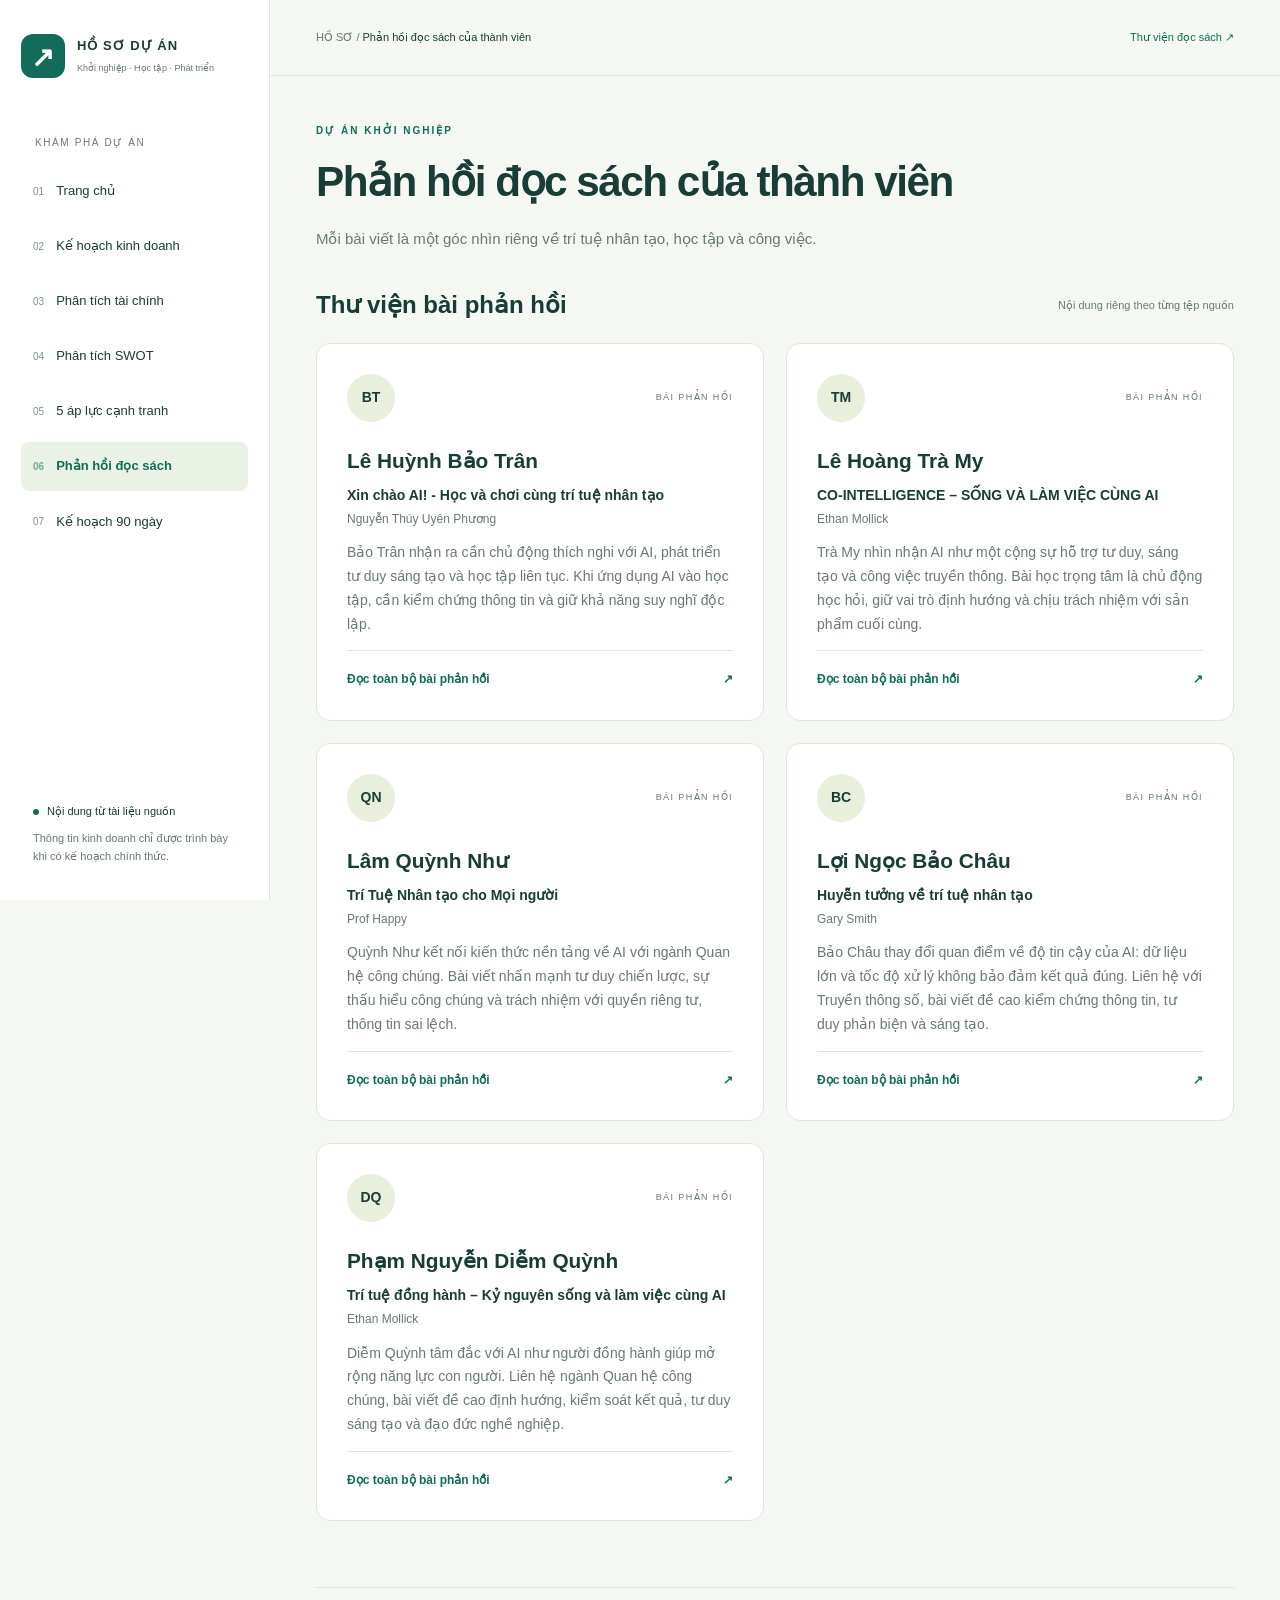
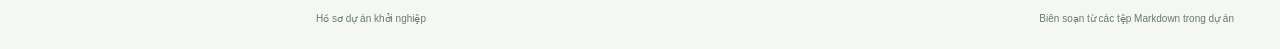
<file: reflections.html>
<!doctype html>
<html lang="vi"><head><meta charset="utf-8"><meta name="viewport" content="width=device-width,initial-scale=1"><meta name="description" content="Mỗi bài viết là một góc nhìn riêng về trí tuệ nhân tạo, học tập và công việc."><title>Phản hồi đọc sách của thành viên | Hồ sơ dự án</title><link rel="stylesheet" href="style.css"></head><body><a class="skip" href="#main">Đến nội dung</a><aside class="sidebar"><a class="brand" href="index.html"><span class="brand-icon">↗</span><span>HỒ SƠ DỰ ÁN<small>Khởi nghiệp · Học tập · Phát triển</small></span></a><div class="nav-label">KHÁM PHÁ DỰ ÁN</div><nav aria-label="Điều hướng chính"><a href="index.html" ><span class="nav-number">01</span>Trang chủ</a><a href="business-plan.html" ><span class="nav-number">02</span>Kế hoạch kinh doanh</a><a href="financial-analysis.html" ><span class="nav-number">03</span>Phân tích tài chính</a><a href="swot.html" ><span class="nav-number">04</span>Phân tích SWOT</a><a href="five-forces.html" ><span class="nav-number">05</span>5 áp lực cạnh tranh</a><a href="reflections.html" aria-current="page"><span class="nav-number">06</span>Phản hồi đọc sách</a><a href="action-plan.html" ><span class="nav-number">07</span>Kế hoạch 90 ngày</a></nav><div class="sidebar-note"><span class="dot"></span> Nội dung từ tài liệu nguồn<p>Thông tin kinh doanh chỉ được trình bày khi có kế hoạch chính thức.</p></div></aside><div class="workspace"><header class="topbar"><span>HỒ SƠ / <strong>Phản hồi đọc sách của thành viên</strong></span><a href="reflections.html">Thư viện đọc sách ↗</a></header><main id="main"><div class="page-heading"><span class="eyebrow">DỰ ÁN KHỞI NGHIỆP</span><h1>Phản hồi đọc sách của thành viên</h1><p>Mỗi bài viết là một góc nhìn riêng về trí tuệ nhân tạo, học tập và công việc.</p></div><div class="section-title"><h2>Thư viện bài phản hồi</h2><span>Nội dung riêng theo từng tệp nguồn</span></div><div class="grid two"><article class="card member"><div class="card-top"><span class="avatar">BT</span><span class="tag">BÀI PHẢN HỒI</span></div><h2>Lê Huỳnh Bảo Trân</h2><h3>Xin chào AI! - Học và chơi cùng trí tuệ nhân tạo</h3><p class="muted">Nguyễn Thúy Uyên Phương</p><p>Bảo Trân nhận ra cần chủ động thích nghi với AI, phát triển tư duy sáng tạo và học tập liên tục. Khi ứng dụng AI vào học tập, cần kiểm chứng thông tin và giữ khả năng suy nghĩ độc lập.</p><a class="text-link" href="bao-tran.html">Đọc toàn bộ bài phản hồi <span>↗</span></a></article><article class="card member"><div class="card-top"><span class="avatar">TM</span><span class="tag">BÀI PHẢN HỒI</span></div><h2>Lê Hoàng Trà My</h2><h3>CO-INTELLIGENCE – SỐNG VÀ LÀM VIỆC CÙNG AI</h3><p class="muted">Ethan Mollick</p><p>Trà My nhìn nhận AI như một cộng sự hỗ trợ tư duy, sáng tạo và công việc truyền thông. Bài học trọng tâm là chủ động học hỏi, giữ vai trò định hướng và chịu trách nhiệm với sản phẩm cuối cùng.</p><a class="text-link" href="tra-my.html">Đọc toàn bộ bài phản hồi <span>↗</span></a></article><article class="card member"><div class="card-top"><span class="avatar">QN</span><span class="tag">BÀI PHẢN HỒI</span></div><h2>Lâm Quỳnh Như</h2><h3>Trí Tuệ Nhân tạo cho Mọi người</h3><p class="muted">Prof Happy</p><p>Quỳnh Như kết nối kiến thức nền tảng về AI với ngành Quan hệ công chúng. Bài viết nhấn mạnh tư duy chiến lược, sự thấu hiểu công chúng và trách nhiệm với quyền riêng tư, thông tin sai lệch.</p><a class="text-link" href="quynh-nhu.html">Đọc toàn bộ bài phản hồi <span>↗</span></a></article><article class="card member"><div class="card-top"><span class="avatar">BC</span><span class="tag">BÀI PHẢN HỒI</span></div><h2>Lợi Ngọc Bảo Châu</h2><h3>Huyễn tưởng về trí tuệ nhân tạo</h3><p class="muted">Gary Smith</p><p>Bảo Châu thay đổi quan điểm về độ tin cậy của AI: dữ liệu lớn và tốc độ xử lý không bảo đảm kết quả đúng. Liên hệ với Truyền thông số, bài viết đề cao kiểm chứng thông tin, tư duy phản biện và sáng tạo.</p><a class="text-link" href="bao-chau.html">Đọc toàn bộ bài phản hồi <span>↗</span></a></article><article class="card member"><div class="card-top"><span class="avatar">DQ</span><span class="tag">BÀI PHẢN HỒI</span></div><h2>Phạm Nguyễn Diễm Quỳnh</h2><h3>Trí tuệ đồng hành – Kỷ nguyên sống và làm việc cùng AI</h3><p class="muted">Ethan Mollick</p><p>Diễm Quỳnh tâm đắc với AI như người đồng hành giúp mở rộng năng lực con người. Liên hệ ngành Quan hệ công chúng, bài viết đề cao định hướng, kiểm soát kết quả, tư duy sáng tạo và đạo đức nghề nghiệp.</p><a class="text-link" href="diem-quynh.html">Đọc toàn bộ bài phản hồi <span>↗</span></a></article></div></main><footer>Hồ sơ dự án khởi nghiệp <span>Biên soạn từ các tệp Markdown trong dự án</span></footer></div></body></html>
</file>
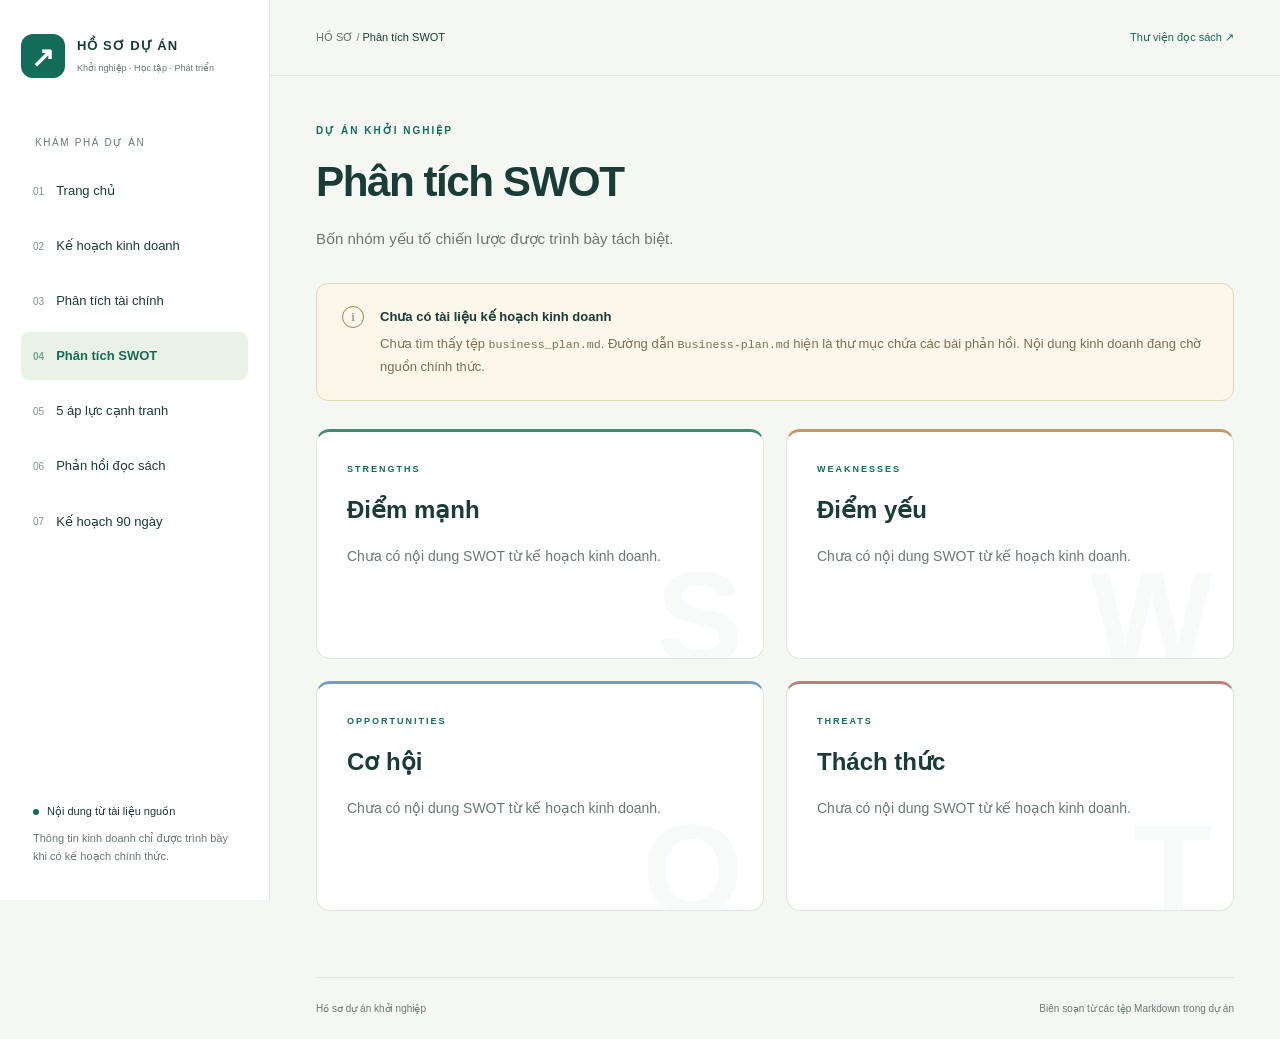
<file: swot.html>
<!doctype html>
<html lang="vi"><head><meta charset="utf-8"><meta name="viewport" content="width=device-width,initial-scale=1"><meta name="description" content="Bốn nhóm yếu tố chiến lược được trình bày tách biệt."><title>Phân tích SWOT | Hồ sơ dự án</title><link rel="stylesheet" href="style.css"></head><body><a class="skip" href="#main">Đến nội dung</a><aside class="sidebar"><a class="brand" href="index.html"><span class="brand-icon">↗</span><span>HỒ SƠ DỰ ÁN<small>Khởi nghiệp · Học tập · Phát triển</small></span></a><div class="nav-label">KHÁM PHÁ DỰ ÁN</div><nav aria-label="Điều hướng chính"><a href="index.html" ><span class="nav-number">01</span>Trang chủ</a><a href="business-plan.html" ><span class="nav-number">02</span>Kế hoạch kinh doanh</a><a href="financial-analysis.html" ><span class="nav-number">03</span>Phân tích tài chính</a><a href="swot.html" aria-current="page"><span class="nav-number">04</span>Phân tích SWOT</a><a href="five-forces.html" ><span class="nav-number">05</span>5 áp lực cạnh tranh</a><a href="reflections.html" ><span class="nav-number">06</span>Phản hồi đọc sách</a><a href="action-plan.html" ><span class="nav-number">07</span>Kế hoạch 90 ngày</a></nav><div class="sidebar-note"><span class="dot"></span> Nội dung từ tài liệu nguồn<p>Thông tin kinh doanh chỉ được trình bày khi có kế hoạch chính thức.</p></div></aside><div class="workspace"><header class="topbar"><span>HỒ SƠ / <strong>Phân tích SWOT</strong></span><a href="reflections.html">Thư viện đọc sách ↗</a></header><main id="main"><div class="page-heading"><span class="eyebrow">DỰ ÁN KHỞI NGHIỆP</span><h1>Phân tích SWOT</h1><p>Bốn nhóm yếu tố chiến lược được trình bày tách biệt.</p></div><div class="notice"><span class="notice-icon">i</span><div><strong>Chưa có tài liệu kế hoạch kinh doanh</strong><p>Chưa tìm thấy tệp <code>business_plan.md</code>. Đường dẫn <code>Business-plan.md</code> hiện là thư mục chứa các bài phản hồi. Nội dung kinh doanh đang chờ nguồn chính thức.</p></div></div><div class="grid two swot"><section class="card"><span class="swot-letter">S</span><span class="eyebrow">Strengths</span><h2>Điểm mạnh</h2><p class="empty">Chưa có nội dung SWOT từ kế hoạch kinh doanh.</p></section><section class="card"><span class="swot-letter">W</span><span class="eyebrow">Weaknesses</span><h2>Điểm yếu</h2><p class="empty">Chưa có nội dung SWOT từ kế hoạch kinh doanh.</p></section><section class="card"><span class="swot-letter">O</span><span class="eyebrow">Opportunities</span><h2>Cơ hội</h2><p class="empty">Chưa có nội dung SWOT từ kế hoạch kinh doanh.</p></section><section class="card"><span class="swot-letter">T</span><span class="eyebrow">Threats</span><h2>Thách thức</h2><p class="empty">Chưa có nội dung SWOT từ kế hoạch kinh doanh.</p></section></div></main><footer>Hồ sơ dự án khởi nghiệp <span>Biên soạn từ các tệp Markdown trong dự án</span></footer></div></body></html>
</file>
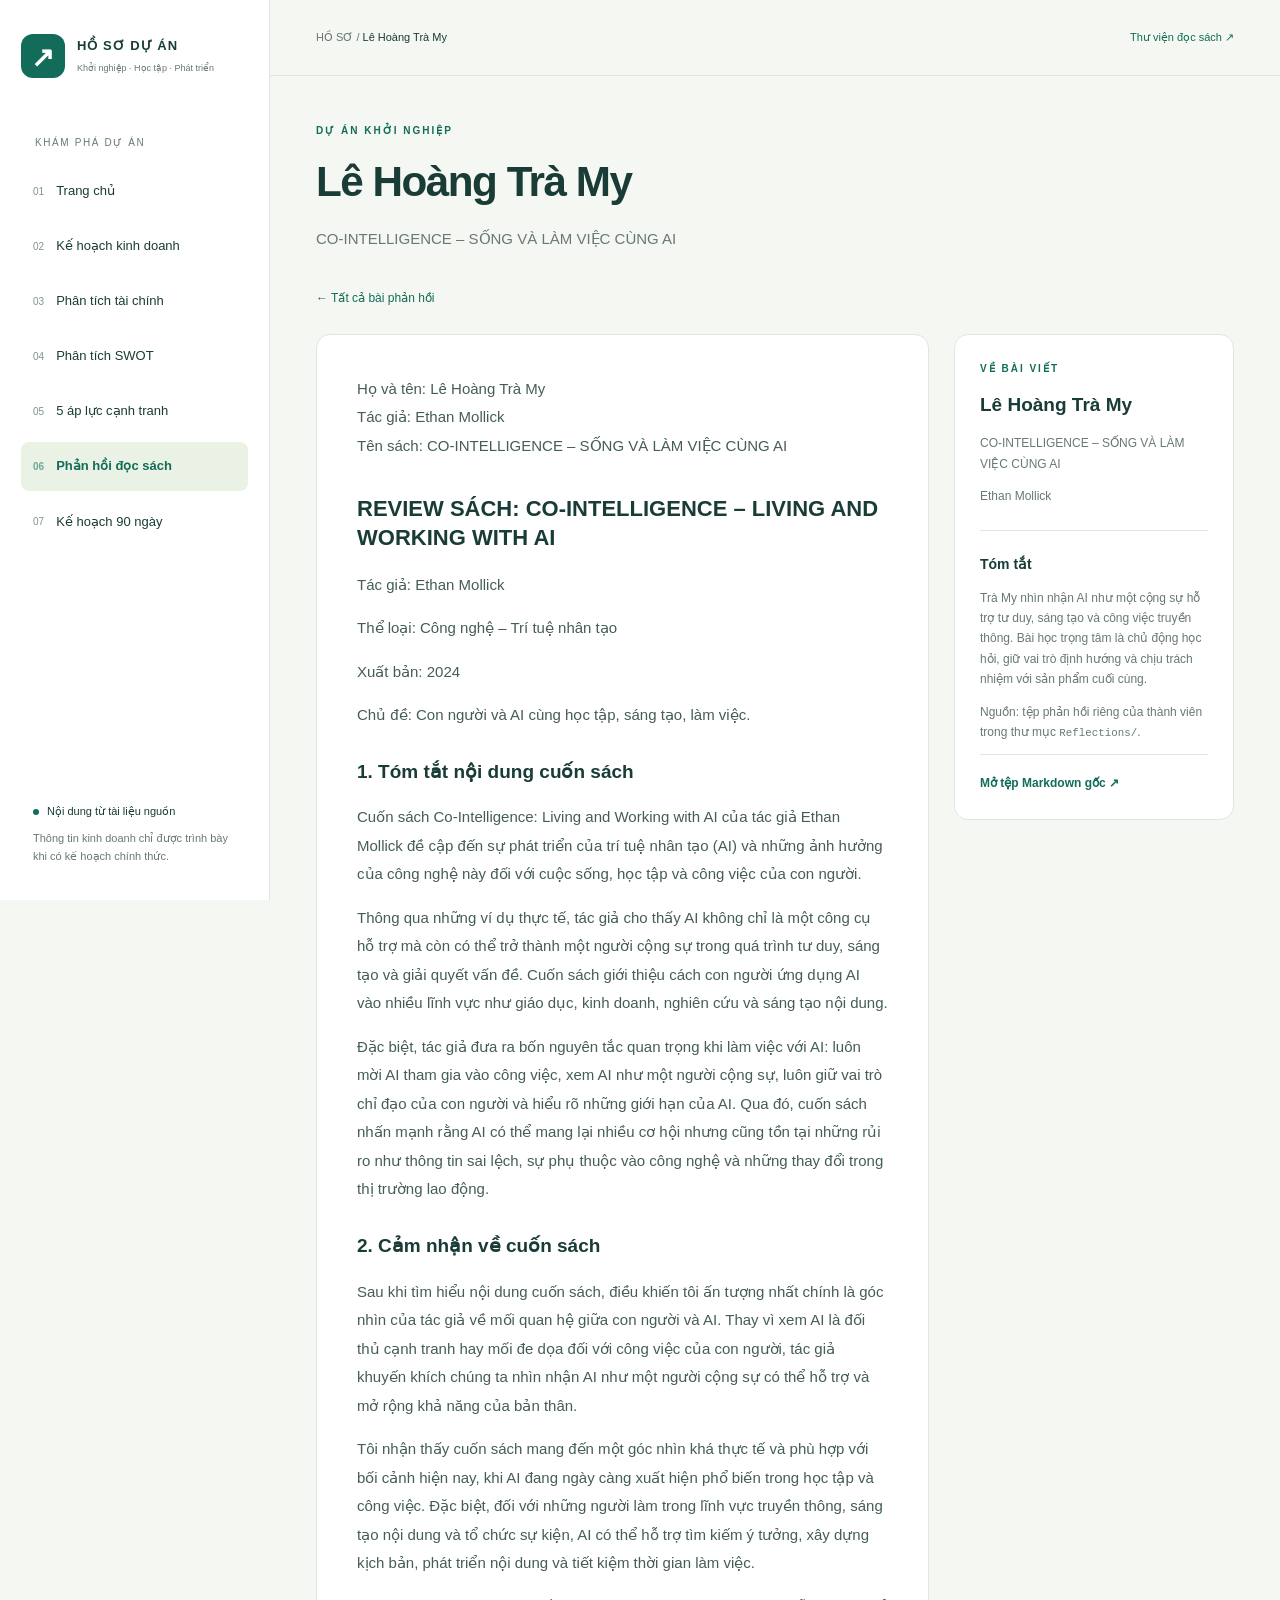
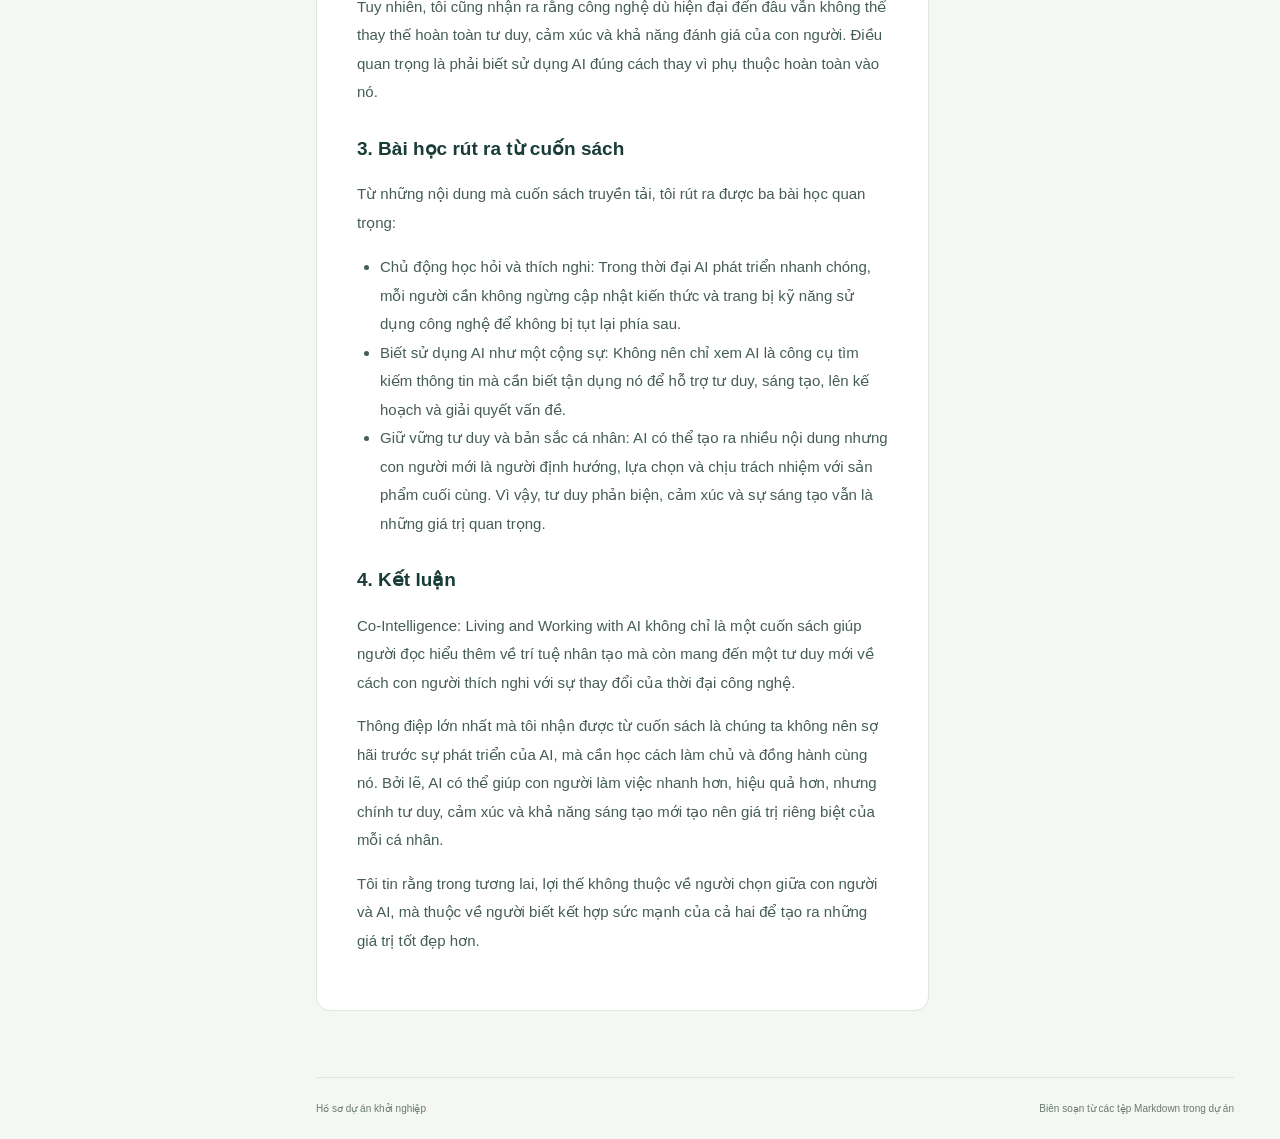
<file: tra-my.html>
<!doctype html>
<html lang="vi"><head><meta charset="utf-8"><meta name="viewport" content="width=device-width,initial-scale=1"><meta name="description" content="CO-INTELLIGENCE – SỐNG VÀ LÀM VIỆC CÙNG AI"><title>Lê Hoàng Trà My | Hồ sơ dự án</title><link rel="stylesheet" href="style.css"></head><body><a class="skip" href="#main">Đến nội dung</a><aside class="sidebar"><a class="brand" href="index.html"><span class="brand-icon">↗</span><span>HỒ SƠ DỰ ÁN<small>Khởi nghiệp · Học tập · Phát triển</small></span></a><div class="nav-label">KHÁM PHÁ DỰ ÁN</div><nav aria-label="Điều hướng chính"><a href="index.html" ><span class="nav-number">01</span>Trang chủ</a><a href="business-plan.html" ><span class="nav-number">02</span>Kế hoạch kinh doanh</a><a href="financial-analysis.html" ><span class="nav-number">03</span>Phân tích tài chính</a><a href="swot.html" ><span class="nav-number">04</span>Phân tích SWOT</a><a href="five-forces.html" ><span class="nav-number">05</span>5 áp lực cạnh tranh</a><a href="reflections.html" aria-current="page"><span class="nav-number">06</span>Phản hồi đọc sách</a><a href="action-plan.html" ><span class="nav-number">07</span>Kế hoạch 90 ngày</a></nav><div class="sidebar-note"><span class="dot"></span> Nội dung từ tài liệu nguồn<p>Thông tin kinh doanh chỉ được trình bày khi có kế hoạch chính thức.</p></div></aside><div class="workspace"><header class="topbar"><span>HỒ SƠ / <strong>Lê Hoàng Trà My</strong></span><a href="reflections.html">Thư viện đọc sách ↗</a></header><main id="main"><div class="page-heading"><span class="eyebrow">DỰ ÁN KHỞI NGHIỆP</span><h1>Lê Hoàng Trà My</h1><p>CO-INTELLIGENCE – SỐNG VÀ LÀM VIỆC CÙNG AI</p></div><a class="back-link" href="reflections.html">← Tất cả bài phản hồi</a><div class="article-layout"><article class="card prose">
<p>Họ và tên: Lê Hoàng Trà My<br>Tác giả: Ethan Mollick<br>Tên sách: CO-INTELLIGENCE – SỐNG VÀ LÀM VIỆC CÙNG AI</p>
<h2>REVIEW SÁCH: CO-INTELLIGENCE – LIVING AND WORKING WITH AI</h2>
<p>Tác giả: Ethan Mollick</p>
<p>Thể loại: Công nghệ – Trí tuệ nhân tạo</p>
<p>Xuất bản: 2024</p>
<p>Chủ đề: Con người và AI cùng học tập, sáng tạo, làm việc.</p>
<h3>1. Tóm tắt nội dung cuốn sách</h3>
<p>Cuốn sách Co-Intelligence: Living and Working with AI của tác giả Ethan Mollick đề cập đến sự phát triển của trí tuệ nhân tạo (AI) và những ảnh hưởng của công nghệ này đối với cuộc sống, học tập và công việc của con người.</p>
<p>Thông qua những ví dụ thực tế, tác giả cho thấy AI không chỉ là một công cụ hỗ trợ mà còn có thể trở thành một người cộng sự trong quá trình tư duy, sáng tạo và giải quyết vấn đề. Cuốn sách giới thiệu cách con người ứng dụng AI vào nhiều lĩnh vực như giáo dục, kinh doanh, nghiên cứu và sáng tạo nội dung.</p>
<p>Đặc biệt, tác giả đưa ra bốn nguyên tắc quan trọng khi làm việc với AI: luôn mời AI tham gia vào công việc, xem AI như một người cộng sự, luôn giữ vai trò chỉ đạo của con người và hiểu rõ những giới hạn của AI. Qua đó, cuốn sách nhấn mạnh rằng AI có thể mang lại nhiều cơ hội nhưng cũng tồn tại những rủi ro như thông tin sai lệch, sự phụ thuộc vào công nghệ và những thay đổi trong thị trường lao động.</p>
<h3>2. Cảm nhận về cuốn sách</h3>
<p>Sau khi tìm hiểu nội dung cuốn sách, điều khiến tôi ấn tượng nhất chính là góc nhìn của tác giả về mối quan hệ giữa con người và AI. Thay vì xem AI là đối thủ cạnh tranh hay mối đe dọa đối với công việc của con người, tác giả khuyến khích chúng ta nhìn nhận AI như một người cộng sự có thể hỗ trợ và mở rộng khả năng của bản thân.</p>
<p>Tôi nhận thấy cuốn sách mang đến một góc nhìn khá thực tế và phù hợp với bối cảnh hiện nay, khi AI đang ngày càng xuất hiện phổ biến trong học tập và công việc. Đặc biệt, đối với những người làm trong lĩnh vực truyền thông, sáng tạo nội dung và tổ chức sự kiện, AI có thể hỗ trợ tìm kiếm ý tưởng, xây dựng kịch bản, phát triển nội dung và tiết kiệm thời gian làm việc.</p>
<p>Tuy nhiên, tôi cũng nhận ra rằng công nghệ dù hiện đại đến đâu vẫn không thể thay thế hoàn toàn tư duy, cảm xúc và khả năng đánh giá của con người. Điều quan trọng là phải biết sử dụng AI đúng cách thay vì phụ thuộc hoàn toàn vào nó.</p>
<h3>3. Bài học rút ra từ cuốn sách</h3>
<p>Từ những nội dung mà cuốn sách truyền tải, tôi rút ra được ba bài học quan trọng:</p>
<ul><li>Chủ động học hỏi và thích nghi: Trong thời đại AI phát triển nhanh chóng, mỗi người cần không ngừng cập nhật kiến thức và trang bị kỹ năng sử dụng công nghệ để không bị tụt lại phía sau.</li><li>Biết sử dụng AI như một cộng sự: Không nên chỉ xem AI là công cụ tìm kiếm thông tin mà cần biết tận dụng nó để hỗ trợ tư duy, sáng tạo, lên kế hoạch và giải quyết vấn đề.</li><li>Giữ vững tư duy và bản sắc cá nhân: AI có thể tạo ra nhiều nội dung nhưng con người mới là người định hướng, lựa chọn và chịu trách nhiệm với sản phẩm cuối cùng. Vì vậy, tư duy phản biện, cảm xúc và sự sáng tạo vẫn là những giá trị quan trọng.</li></ul>
<h3>4. Kết luận</h3>
<p>Co-Intelligence: Living and Working with AI không chỉ là một cuốn sách giúp người đọc hiểu thêm về trí tuệ nhân tạo mà còn mang đến một tư duy mới về cách con người thích nghi với sự thay đổi của thời đại công nghệ.</p>
<p>Thông điệp lớn nhất mà tôi nhận được từ cuốn sách là chúng ta không nên sợ hãi trước sự phát triển của AI, mà cần học cách làm chủ và đồng hành cùng nó. Bởi lẽ, AI có thể giúp con người làm việc nhanh hơn, hiệu quả hơn, nhưng chính tư duy, cảm xúc và khả năng sáng tạo mới tạo nên giá trị riêng biệt của mỗi cá nhân.</p>
<p>Tôi tin rằng trong tương lai, lợi thế không thuộc về người chọn giữa con người và AI, mà thuộc về người biết kết hợp sức mạnh của cả hai để tạo ra những giá trị tốt đẹp hơn.</p></article><aside class="article-aside card"><span class="eyebrow">VỀ BÀI VIẾT</span><h2>Lê Hoàng Trà My</h2><p>CO-INTELLIGENCE – SỐNG VÀ LÀM VIỆC CÙNG AI</p><p class="muted">Ethan Mollick</p><hr><h3>Tóm tắt</h3><p>Trà My nhìn nhận AI như một cộng sự hỗ trợ tư duy, sáng tạo và công việc truyền thông. Bài học trọng tâm là chủ động học hỏi, giữ vai trò định hướng và chịu trách nhiệm với sản phẩm cuối cùng.</p><p class="source-label">Nguồn: tệp phản hồi riêng của thành viên trong thư mục <code>Reflections/</code>.</p><a class="text-link" href="Reflections/24040019%20-%20L%C3%AA%20Ho%C3%A0ng%20Tr%C3%A0%20My.md">Mở tệp Markdown gốc ↗</a></aside></div></main><footer>Hồ sơ dự án khởi nghiệp <span>Biên soạn từ các tệp Markdown trong dự án</span></footer></div></body></html>
</file>
<file: style.css>
@charset "UTF-8";
:root{--ink:#193c37;--muted:#687975;--teal:#126c59;--line:#dfe6df;--paper:#f5f7f2;--lime:#d5edaa}*{box-sizing:border-box}body{margin:0;background:var(--paper);color:var(--ink);font-family:"Segoe UI",Arial,sans-serif;line-height:1.7}a{color:inherit;text-decoration:none}a:focus-visible{outline:3px solid #b48222;outline-offset:5px}h1,h2,h3,p{margin-top:0}h1,h2,h3{line-height:1.3}h1{font-size:clamp(2rem,3.3vw,3.3rem);letter-spacing:-1.5px;margin-bottom:16px}h2{font-size:1.5rem}h3{font-size:1.08rem}p{color:var(--muted)}.sidebar{position:fixed;inset:0 auto 0 0;width:270px;background:#fff;border-right:1px solid var(--line);padding:34px 21px;display:flex;flex-direction:column}.brand{display:flex;align-items:center;gap:12px;font-size:13px;font-weight:800;letter-spacing:1px}.brand-icon{display:grid;place-items:center;background:var(--teal);color:white;width:44px;height:44px;border-radius:12px;font-size:28px}.brand small{display:block;font-size:9px;letter-spacing:0;font-weight:400;color:var(--muted);margin-top:4px}.nav-label{font-size:10px;color:var(--muted);letter-spacing:1.6px;margin:56px 14px 16px}nav{display:grid;gap:7px}nav a{padding:13px 12px;font-size:13px;border-radius:8px;display:flex;align-items:center;gap:12px}nav a:hover{background:#f1f5ee}nav a[aria-current]{color:var(--teal);background:#eaf2e5;font-weight:700}.nav-number{font-size:10px;opacity:.55}.sidebar-note{margin-top:auto;padding:24px 12px 0;font-size:11px}.sidebar-note p{font-size:11px;margin:8px 0 0}.dot{display:inline-block;width:6px;height:6px;background:var(--teal);border-radius:50%;margin-right:5px}.workspace{margin-left:270px}.topbar{height:76px;border-bottom:1px solid var(--line);display:flex;justify-content:space-between;align-items:center;padding:0 46px;font-size:11px;color:var(--muted);gap:20px}.topbar strong{font-weight:500;color:var(--ink)}.topbar>a{color:var(--teal)}main{max-width:1400px;padding:46px;margin:auto}.page-heading{max-width:850px;margin-bottom:32px}.page-heading>p{font-size:15px;max-width:700px}.eyebrow{font-size:10px;font-weight:700;letter-spacing:2px;color:var(--teal);text-transform:uppercase;display:block;margin-bottom:16px}.hero{background:#163f36;color:white;border-radius:18px;padding:46px;display:grid;grid-template-columns:1.2fr 1fr;gap:30px;overflow:hidden;margin-bottom:28px;min-height:350px}.hero h2{font-size:clamp(2.4rem,4vw,4rem);letter-spacing:-2px;margin-bottom:22px}.hero .eyebrow{color:var(--lime)}.hero p{color:#c3d4cb;max-width:430px;font-size:14px}.button{display:inline-block;background:var(--lime);color:#193c37;border-radius:7px;padding:12px 17px;font-size:12px;font-weight:700;margin:9px 8px 0 0}.secondary{background:transparent;color:white;border:1px solid #6e8980}.hero-art{position:relative;min-height:260px}.orbit{position:absolute;width:230px;height:230px;border:1px solid #45685b;border-radius:50%;inset:10px 0 auto 20px;box-shadow:0 0 0 35px #ffffff03,0 0 0 70px #ffffff03}.art-tile{position:absolute;background:#edf4e3;color:var(--ink);padding:20px 24px;border-radius:12px;width:175px;box-shadow:0 16px 30px #05251a33;transform:rotate(-8deg);font-size:14px}.art-tile b{display:block;font-size:34px}.tile-one{top:0;left:0}.tile-two{top:75px;right:0;transform:rotate(9deg);background:var(--lime)}.tile-three{bottom:0;left:22px;transform:rotate(-3deg);background:#90baa7}.notice{display:flex;gap:16px;padding:22px 25px;border:1px solid #e3d8b4;background:#fbf7eb;border-radius:12px;margin-bottom:28px;font-size:13px}.notice p{margin:5px 0 0;color:#7b7053}.notice-icon{font-family:Georgia,serif;border:1px solid #9c8852;border-radius:50%;min-width:22px;height:22px;text-align:center;line-height:20px;color:#887342}.grid{display:grid;gap:22px}.two{grid-template-columns:repeat(2,minmax(0,1fr))}.three{grid-template-columns:repeat(3,minmax(0,1fr))}.card{background:white;border:1px solid var(--line);border-radius:14px;padding:30px;min-width:0}.card p{font-size:14px}.section-title{display:flex;align-items:center;justify-content:space-between;gap:20px;margin:38px 0 22px}.section-title h2{margin:0}.section-title>span{font-size:11px;color:var(--muted)}.destination{transition:transform .15s,border-color .15s}.destination:hover{transform:translateY(-3px);border-color:#7ca293}.destination h3{margin:26px 0 12px}.destination p{font-size:12px;margin-bottom:0}.card-index{color:var(--teal);font-size:12px}.card-top{display:flex;align-items:center;justify-content:space-between;margin-bottom:25px}.avatar{width:48px;height:48px;border-radius:50%;display:grid;place-items:center;background:#e8efdc;font-weight:700;font-size:14px}.tag{font-size:9px;letter-spacing:1.4px;color:var(--muted)}.member{display:flex;flex-direction:column}.member h2{font-size:1.3rem;margin-bottom:12px}.member h3{font-size:14px;margin-bottom:5px}.member>.muted{font-size:12px}.text-link{border-top:1px solid var(--line);padding-top:18px;color:var(--teal);font-size:12px;font-weight:700;margin-top:auto;display:flex;justify-content:space-between}.kpi>span{font-size:12px;color:var(--muted)}.kpi strong{display:block;margin:18px 0 6px;font-size:19px}.kpi p{font-size:11px;margin:0}.chart-empty{margin-top:24px;text-align:center;padding:60px 30px}.empty-symbol{font-size:44px;color:#98aaa0}.chart-empty h2{margin-top:20px}.swot .card{position:relative;overflow:hidden;min-height:230px;border-top:3px solid #3e8c71}.swot .card:nth-child(2){border-top-color:#c59864}.swot .card:nth-child(3){border-top-color:#789bca}.swot .card:nth-child(4){border-top-color:#bc7e77}.swot-letter{position:absolute;right:20px;bottom:-25px;font-size:130px;line-height:1;font-weight:700;color:#193c3708}.swot .eyebrow{font-size:9px}.empty{margin-bottom:0}.forces .card{border-left:3px solid #7d9c88}.force-number{display:inline-block;font-size:12px;color:var(--teal);margin-bottom:18px}.forces h2{font-size:19px}.forces .card:last-child{grid-column:1/-1}.timeline-empty{position:relative;border-left:3px solid var(--teal);padding-left:45px;max-width:850px}.timeline-dot{position:absolute;left:-9px;top:36px;background:var(--teal);width:15px;height:15px;border:3px solid var(--paper);border-radius:50%}.back-link{font-size:12px;display:inline-block;margin-bottom:25px;color:var(--teal)}.article-layout{display:grid;grid-template-columns:minmax(0,1fr) 280px;gap:25px;align-items:start}.prose{padding:40px;overflow-wrap:anywhere}.prose h2{font-size:22px;margin-top:35px}.prose h3{font-size:19px;margin-top:30px}.prose h4{font-size:16px;margin-top:25px}.prose p,.prose li{font-size:15px;color:#455d54;line-height:1.9}.prose ul{padding-left:23px}.article-aside{position:sticky;top:24px;padding:25px}.article-aside h2{font-size:19px}.article-aside p{font-size:12px}.article-aside h3{font-size:14px}.source-label{overflow-wrap:anywhere}hr{border:0;border-top:1px solid var(--line);margin:24px 0}code{font-size:.9em;overflow-wrap:anywhere}footer{display:flex;justify-content:space-between;gap:20px;margin:20px 46px 0;padding:22px 0;border-top:1px solid var(--line);font-size:10px;color:var(--muted)}.skip{position:fixed;top:-80px;left:20px;background:white;padding:10px;z-index:20}.skip:focus{top:10px}@media(min-width:1600px){main{padding:60px}}@media(max-width:1150px){.sidebar{width:230px;padding:30px 14px}.workspace{margin-left:230px}main{padding:30px}.topbar{padding:0 30px}.three{grid-template-columns:repeat(2,minmax(0,1fr))}.hero{padding:30px}.hero-art{display:none}.hero{grid-template-columns:1fr}.article-layout{grid-template-columns:1fr}.article-aside{position:static}.sidebar-note{padding-left:8px}footer{margin-left:30px;margin-right:30px}}@media(max-width:760px){.sidebar{position:static;width:auto;padding:20px;border-right:0;border-bottom:1px solid var(--line)}.brand small{font-size:10px}.nav-label,.sidebar-note{display:none}nav{grid-template-columns:repeat(2,minmax(0,1fr));gap:4px;margin-top:20px}nav a{font-size:11px;padding:9px;gap:8px}.workspace{margin-left:0}.topbar{height:auto;min-height:55px;padding:14px 22px;font-size:10px}.topbar>a{display:none}main{padding:28px 20px}.page-heading{margin-bottom:24px}h1{letter-spacing:-.8px}.two,.three{grid-template-columns:1fr}.hero{padding:28px;min-height:0}.hero h2{font-size:40px}.card{padding:25px}.notice{padding:18px;gap:12px}.section-title{align-items:start;flex-direction:column;gap:8px}.section-title h2{font-size:21px}.forces .card:last-child{grid-column:auto}.prose{padding:24px}footer{margin:15px 20px 0;flex-direction:column;gap:6px}.page-heading>p{font-size:14px}}@media(prefers-reduced-motion:reduce){*{transition:none!important}}
</file>
